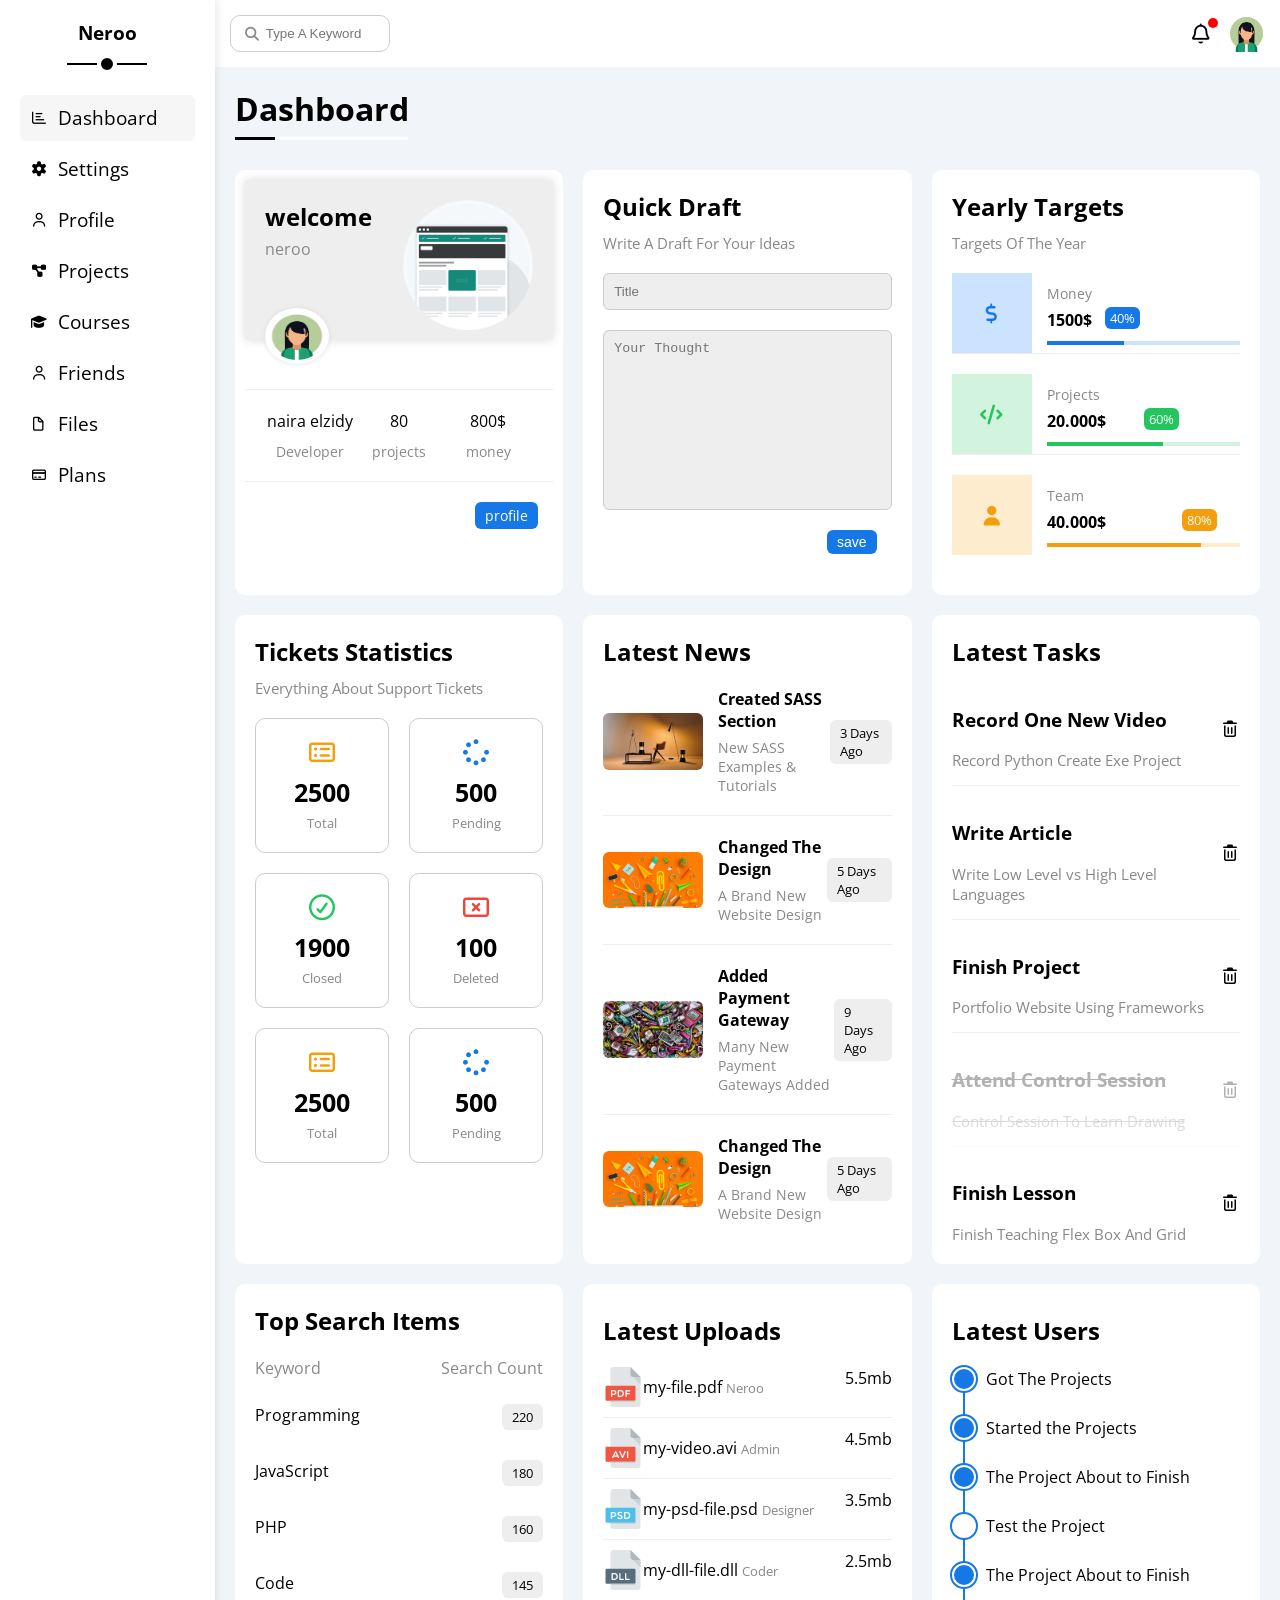
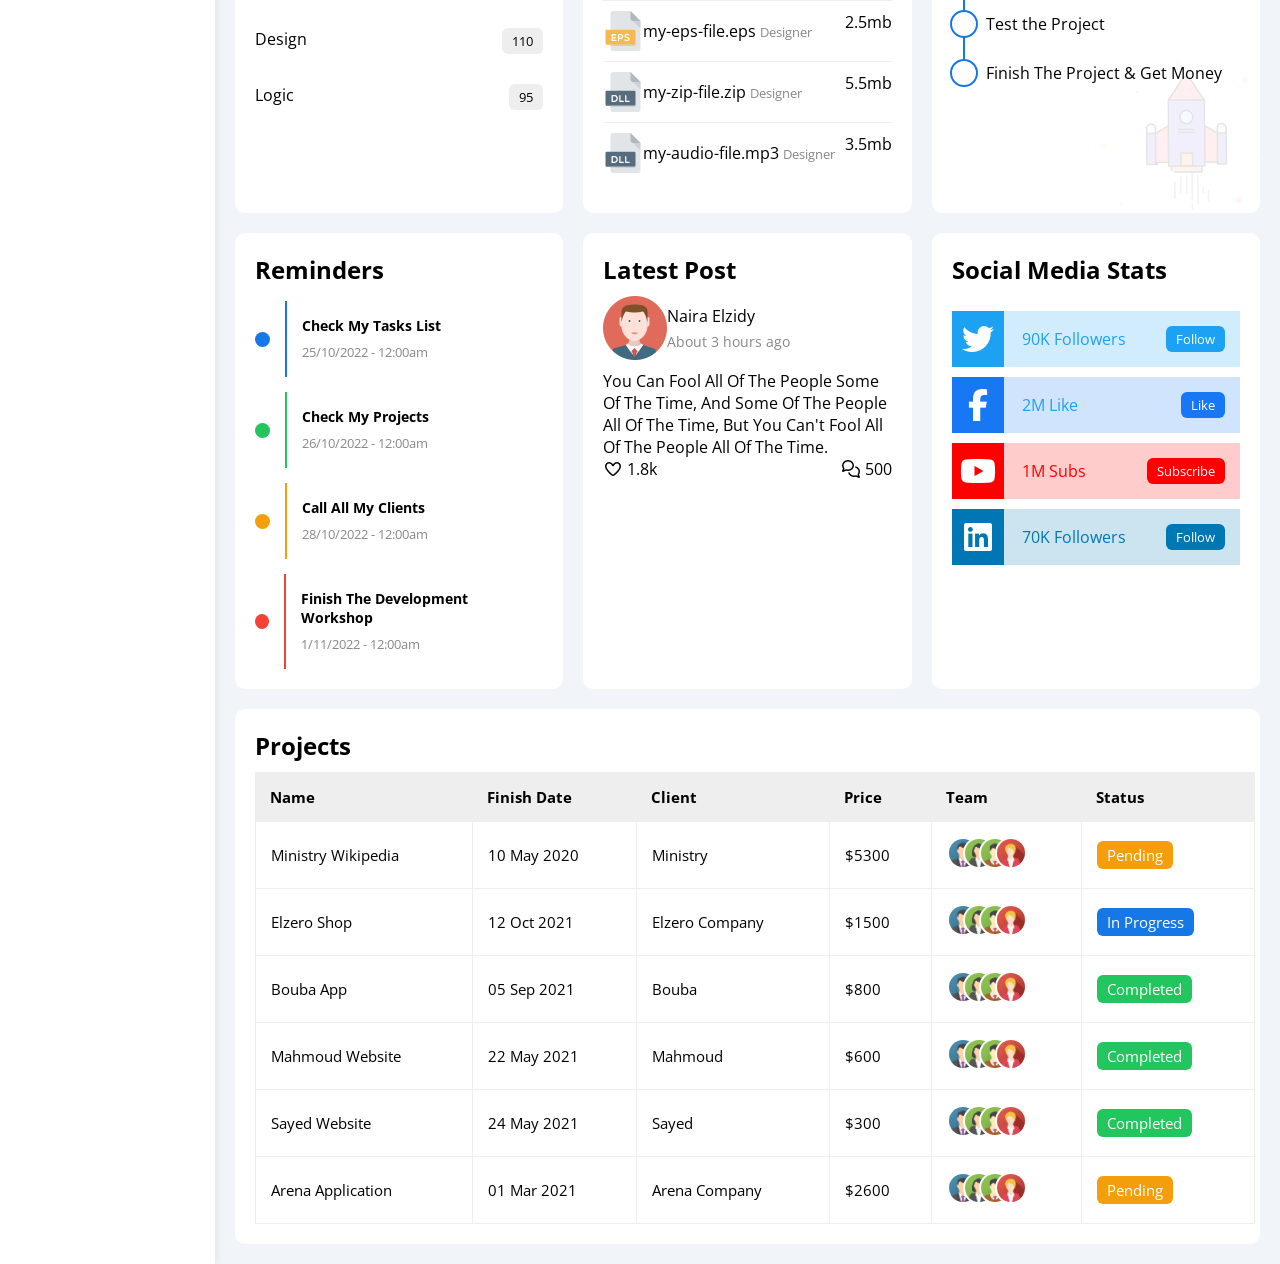
<file: index.html>
<!DOCTYPE html>
<html lang="en">
  <head>
    <meta charset="UTF-8" />
    <meta name="viewport" content="width=device-width, initial-scale=1.0" />
    <title>Dashboard</title>
    <link rel="stylesheet" href="css/framework.css" />
    <link rel="stylesheet" href="css/master.css" />
    <link rel="stylesheet" href="css/all.min.css" />
    <link rel="preconnect" href="https://fonts.googleapis.com" />
    <link rel="preconnect" href="https://fonts.gstatic.com" crossorigin />
    <link
      href="https://fonts.googleapis.com/css2?family=Open+Sans:ital,wght@0,300..800;1,300..800&display=swap"
      rel="stylesheet"
    />
  </head>
  <body>
    <div class="page d-flex">
      <div class="sidebar p-20 p-relative bg-white">
        <h3 class="p-relative mt-0 txt-c">Neroo</h3>
        <ul>
          <li>
            <a
              class="active d-flex align-center c-black rad-6 fs-14 p-10"
              href="index.html"
            >
              <i class="fa-regular fa-chart-bar fa-fw"></i>
              <span>Dashboard</span>
            </a>
          </li>
          <li>
            <a
              class="d-flex align-center c-black rad-6 fs-14 p-10"
              href="settings.html"
            >
              <i class="fa-solid fa-gear fa-fw"></i>
              <span>Settings</span>
            </a>
          </li>
          <li>
            <a
              class="d-flex align-center c-black rad-6 fs-14 p-10"
              href="profile.html"
            >
              <i class="fa-regular fa-user fa-fw"></i>
              <span>Profile</span>
            </a>
          </li>
          <li>
            <a
              class="d-flex align-center c-black rad-6 fs-14 p-10"
              href="projects.html"
            >
              <i class="fa-solid fa-diagram-project fa-fw"></i>
              <span>Projects</span>
            </a>
          </li>
          <li>
            <a
              class="d-flex align-center c-black rad-6 fs-14 p-10"
              href="courses.html"
            >
              <i class="fa-solid fa-graduation-cap fa-fw"></i>
              <span>Courses</span>
            </a>
          </li>
          <li>
            <a
              class="d-flex align-center c-black rad-6 fs-14 p-10"
              href="friends.html"
            >
              <i class="fa-regular fa-user fa-fw"></i>
              <span>Friends</span>
            </a>
          </li>
          <li>
            <a
              class="d-flex align-center c-black rad-6 fs-14 p-10"
              href="files.html"
            >
              <i class="fa-regular fa-file fa-fw"></i>
              <span>Files</span>
            </a>
          </li>
          <li>
            <a
              class="d-flex align-center c-black rad-6 fs-14 p-10"
              href="plans.html"
            >
              <i class="fa-regular fa-credit-card fa-fw"></i>
              <span>Plans</span>
            </a>
          </li>
        </ul>
      </div>
      <div class="content w-full">
        <!-- Start Head -->
        <div class="head p-15 bg-white between-flex">
          <div class="search p-relative">
            <input class="p-10" type="search" placeholder="Type A Keyword" />
          </div>
          <div class="icons d-flex align-center">
            <span class="notification p-relative">
              <i class="fa-regular fa-bell fa-lg"></i>
            </span>
            <img src="imgs/avatar-03.png" alt="" />
          </div>
        </div>
        <!-- End Head -->
        <h1 class="p-relative">Dashboard</h1>
        <div class="wrapper d-grid gap-20">
          <!-- Start Welcome Widget -->
          <div class="welcome bg-white p-10 txt-c-mobile rad-10 block-mobile">
            <div class="intro d-flex p-20 space-between bg-eee">
              <div>
                <h2 class="m-0">welcome</h2>
                <p class="c-grey mt-5">neroo</p>
              </div>
              <img class="hide-mobile" src="imgs/cat-07.png" alt="" />
            </div>
            <img class="avatar" src="imgs/avatar-03.png" ait="" />
            <div class="body txt-c d-flex p-20 mt-20 mb-20 block-mobile">
              <div>
                naira elzidy<span class="d-block c-grey fs-14 mt-10"
                  >Developer</span
                >
              </div>
              <div>
                80<span class="d-block c-grey fs-14 mt-10">projects</span>
              </div>
              <div>
                800$<span class="d-block c-grey fs-14 mt-10">money</span>
              </div>
            </div>
            <a
              class="visit d-block txt-c bg-blue c-white p-10 rad-6 fs-14 w-fit btn-shape"
              href="profile.html"
              >profile
            </a>
          </div>
          <!-- End Welcome Widget -->
          <!-- Start Quick Draft widget -->
          <div class="quick-draft p-20 bg-white rad-10">
            <h2 class="mt-0 mb-10">Quick Draft</h2>
            <p class="mt-0 mb-20 c-grey fs-15">Write A Draft For Your Ideas</p>
            <form action="">
              <input
                class="d-block mb-20 w-full p-10 b-none bg-eee rad-6"
                type="text"
                placeholder="Title"
              />
              <textarea
                class="d-block mb-20 w-full p-10 b-none bg-eee rad-6"
                placeholder="Your Thought"
              ></textarea>
              <input
                class="save d-block txt-c b-none c-white p-10 fs-14 w-fit btn-shape"
                type="submit"
                value="save"
              />
            </form>
          </div>
          <!-- End Quick Draft widget -->
          <!-- Start Targets widget -->
          <div class="targets p-20 bg-white rad-10">
            <h2 class="mt-0 mb-10">Yearly Targets</h2>
            <p class="mt-0 mb-20 c-grey fs-15">Targets Of The Year</p>
            <div class="target-row mb-20 d-flex align-center blue">
              <div class="icon center-flex">
                <i class="fa-solid fa-dollar-sign fa-lg c-blue center-flex"></i>
              </div>
              <div class="details">
                <span class="fs-14 c-grey">Money</span>
                <span class="d-block mt-5 mb-10 fw-bold">1500$</span>
                <div class="progress p-relative">
                  <span class="bg-blue blue" style="width: 40%">
                    <span class="bg-blue">40%</span>
                  </span>
                </div>
              </div>
            </div>
            <div class="target-row mb-20 d-flex align-center green">
              <div class="icon center-flex">
                <i class="fa-solid fa-code fa-lg c-green center-flex"></i>
              </div>
              <div class="details">
                <span class="fs-14 c-grey">Projects</span>
                <span class="d-block mt-5 mb-10 fw-bold">20.000$</span>
                <div class="progress p-relative">
                  <span class="bg-green green" style="width: 60%">
                    <span class="bg-green">60%</span>
                  </span>
                </div>
              </div>
            </div>
            <div class="target-row mb-20 d-flex align-center orange">
              <div class="icon center-flex">
                <i class="fa-solid fa-user fa-lg c-orange center-flex"></i>
              </div>
              <div class="details">
                <span class="fs-14 c-grey">Team</span>
                <span class="d-block mt-5 mb-10 fw-bold">40.000$</span>
                <div class="progress p-relative">
                  <span class="bg-orange orange" style="width: 80%">
                    <span class="bg-orange">80%</span>
                  </span>
                </div>
              </div>
            </div>
          </div>
          <!-- End Targets widget -->
          <!-- Start Tickets widget -->
          <div class="tickets p-20 bg-white rad-10">
            <h2 class="mt-0 mb-10">Tickets Statistics</h2>
            <p class="mt-0 mb-20 c-grey fs-15">
              Everything About Support Tickets
            </p>
            <div class="d-flex gap-20 txt-c f-wrap">
              <div class="box p-20 rad-10 fs-13 c-grey">
                <i
                  class="fa-regular fa-rectangle-list fa-2x mb-10 c-orange"
                ></i>
                <span class="d-block c-black fw-bold fs-25 mb-5">2500</span>
                Total
              </div>
              <div class="box p-20 rad-10 fs-13 c-grey">
                <i class="fa-solid fa-spinner fa-2x mb-10 c-blue"></i>
                <span class="d-block c-black fw-bold fs-25 mb-5">500</span>
                Pending
              </div>
              <div class="box p-20 rad-10 fs-13 c-grey">
                <i class="fa-regular fa-circle-check fa-2x mb-10 c-green"></i>
                <span class="d-block c-black fw-bold fs-25 mb-5">1900</span>
                Closed
              </div>
              <div class="box p-20 rad-10 fs-13 c-grey">
                <i class="fa-regular fa-rectangle-xmark fa-2x mb-10 c-red"></i>
                <span class="d-block c-black fw-bold fs-25 mb-5">100</span>
                Deleted
              </div>
              <div class="box p-20 rad-10 fs-13 c-grey">
                <i
                  class="fa-regular fa-rectangle-list fa-2x mb-10 c-orange"
                ></i>
                <span class="d-block c-black fw-bold fs-25 mb-5">2500</span>
                Total
              </div>
              <div class="box p-20 rad-10 fs-13 c-grey">
                <i class="fa-solid fa-spinner fa-2x mb-10 c-blue"></i>
                <span class="d-block c-black fw-bold fs-25 mb-5">500</span>
                Pending
              </div>
            </div>
          </div>
          <!-- End Tickets widget -->
          <!-- Start Latest News Widget -->
          <div class="latest-news p-20 bg-white rad-10 txt-c-mobile">
            <h2 class="mt-0 mb-20">Latest News</h2>
            <div class="news-row d-flex align-center">
              <img decoding="async" src="imgs/news-01.png" alt="" />
              <div class="info">
                <h3>Created SASS Section</h3>
                <p class="m-0 fs-14 c-grey">New SASS Examples & Tutorials</p>
              </div>
              <div class="btn-shape bg-eee fs-13 label">3 Days Ago</div>
            </div>
            <div class="news-row d-flex align-center">
              <img decoding="async" src="imgs/news-02.png" alt="" />
              <div class="info">
                <h3>Changed The Design</h3>
                <p class="m-0 fs-14 c-grey">A Brand New Website Design</p>
              </div>
              <div class="btn-shape bg-eee fs-13 label">5 Days Ago</div>
            </div>
            <div class="news-row d-flex align-center">
              <img decoding="async" src="imgs/news-04.png" alt="" />
              <div class="info">
                <h3>Added Payment Gateway</h3>
                <p class="m-0 fs-14 c-grey">Many New Payment Gateways Added</p>
              </div>
              <div class="btn-shape bg-eee fs-13 label">9 Days Ago</div>
            </div>
            <div class="news-row d-flex align-center">
              <img decoding="async" src="imgs/news-02.png" alt="" />
              <div class="info">
                <h3>Changed The Design</h3>
                <p class="m-0 fs-14 c-grey">A Brand New Website Design</p>
              </div>
              <div class="btn-shape bg-eee fs-13 label">5 Days Ago</div>
            </div>
          </div>
          <!-- End Latest News Widget -->
          <!-- Start Tasks Widget -->
          <div class="tasks p-20 bg-white rad-10">
            <h2 class="mt-0 mb-20">Latest Tasks</h2>
            <div class="task-row d-flex align-center between-flex">
              <div class="info">
                <h3>Record One New Video</h3>
                <p class="m-0 fs-15 c-grey">Record Python Create Exe Project</p>
              </div>
              <i class="fa-regular fa-trash-can delete"></i>
            </div>
            <div class="task-row d-flex align-center between-flex">
              <div class="info">
                <h3>Write Article</h3>
                <p class="m-0 fs-15 c-grey">
                  Write Low Level vs High Level Languages
                </p>
              </div>
              <i class="fa-regular fa-trash-can delete"></i>
            </div>
            <div class="task-row d-flex align-center between-flex">
              <div class="info">
                <h3>Finish Project</h3>
                <p class="m-0 fs-15 c-grey">
                  Portfolio Website Using Frameworks
                </p>
              </div>
              <i class="fa-regular fa-trash-can delete"></i>
            </div>
            <div class="task-row d-flex align-center between-flex done">
              <div class="info">
                <h3>Attend Control Session</h3>
                <p class="m-0 fs-15 c-grey">Control Session To Learn Drawing</p>
              </div>
              <i class="fa-regular fa-trash-can delete"></i>
            </div>
            <div class="task-row d-flex align-center between-flex">
              <div class="info">
                <h3>Finish Lesson</h3>
                <p class="m-0 fs-15 c-grey">
                  Finish Teaching Flex Box And Grid
                </p>
              </div>
              <i class="fa-regular fa-trash-can delete"></i>
            </div>
          </div>
          <!-- End Tasks Widget -->
          <!-- Start Top Search Word Widget -->
          <div class="search-items p-20 bg-white rad-10">
            <h2 class="mt-0 mb-20">Top Search Items</h2>
            <div class="items-head d-flex space-between c-grey mb-10">
              <div>Keyword</div>
              <div>Search Count</div>
            </div>
            <div class="items d-flex space-between pt-15 pb-15">
              <span>Programming</span>
              <span class="bg-eee fs-13 btn-shape">220</span>
            </div>
            <div class="items d-flex space-between pt-15 pb-15">
              <span>JavaScript</span>
              <span class="bg-eee btn-shape fs-13">180</span>
            </div>
            <div class="items d-flex space-between pt-15 pb-15">
              <span>PHP</span>
              <span class="bg-eee btn-shape fs-13">160</span>
            </div>
            <div class="items d-flex space-between pt-15 pb-15">
              <span>Code</span>
              <span class="bg-eee btn-shape fs-13">145</span>
            </div>
            <div class="items d-flex space-between pt-15 pb-15">
              <span>Design</span>
              <span class="bg-eee btn-shape fs-13">110</span>
            </div>
            <div class="items d-flex space-between pt-15 pb-15">
              <span>Logic</span>
              <span class="bg-eee btn-shape fs-13">95</span>
            </div>
          </div>
          <!-- End Top Search Word Widget -->
          <!-- Start Latest Uploads Widget -->
          <div class="latest-uploads bg-white p-20 rad-10">
            <h2 class="mt-0 mt-10">Latest Uploads</h2>
            <ul class="m-0">
              <li class="d-flex space-between pb-10 mb-10">
                <div class="d-flex align-center">
                  <img decoding="async" src="imgs/pdf.svg" alt="" />
                  <div class="info">
                    <span class="m-0">my-file.pdf</span>
                    <span class="m-0 fs-13 c-grey">Neroo</span>
                  </div>
                </div>
                <div class="size">5.5mb</div>
              </li>
              <li class="d-flex space-between pb-10 mb-10">
                <div class="d-flex align-center">
                  <img decoding="async" src="imgs/avi.svg" alt="" />
                  <div class="info">
                    <span class="m-0">my-video.avi</span>
                    <span class="m-0 fs-13 c-grey">Admin</span>
                  </div>
                </div>
                <div class="size">4.5mb</div>
              </li>
              <li class="d-flex space-between pb-10 mb-10">
                <div class="d-flex align-center">
                  <img decoding="async" src="imgs/psd.svg" alt="" />
                  <div class="info">
                    <span class="m-0">my-psd-file.psd</span>
                    <span class="m-0 fs-13 c-grey">Designer</span>
                  </div>
                </div>
                <div class="size">3.5mb</div>
              </li>
              <li class="d-flex space-between pb-10 mb-10">
                <div class="d-flex align-center">
                  <img decoding="async" src="imgs/dll.svg" alt="" />
                  <div class="info">
                    <span class="m-0">my-dll-file.dll</span>
                    <span class="m-0 fs-13 c-grey">Coder</span>
                  </div>
                </div>
                <div class="size">2.5mb</div>
              </li>
              <li class="d-flex space-between pb-10 mb-10">
                <div class="d-flex align-center">
                  <img decoding="async" src="imgs/eps.svg" alt="" />
                  <div class="info">
                    <span class="m-0">my-eps-file.eps</span>
                    <span class="m-0 fs-13 c-grey">Designer</span>
                  </div>
                </div>
                <div class="size">2.5mb</div>
              </li>
              <li class="d-flex space-between pb-10 mb-10">
                <div class="d-flex align-center">
                  <img decoding="async" src="imgs/dll.svg" alt="" />
                  <div class="info">
                    <span class="m-0">my-zip-file.zip</span>
                    <span class="m-0 fs-13 c-grey">Designer</span>
                  </div>
                </div>
                <div class="size">5.5mb</div>
              </li>
              <li class="d-flex space-between pb-10 mb-10">
                <div class="d-flex align-center">
                  <img decoding="async" src="imgs/dll.svg" alt="" />
                  <div class="info">
                    <span class="m-0">my-audio-file.mp3</span>
                    <span class="m-0 fs-13 c-grey">Designer</span>
                  </div>
                </div>
                <div class="size">3.5mb</div>
              </li>
            </ul>
          </div>
          <!-- End Latest Uploads Widget -->
          <!-- Start Latest Users Widget -->
          <div class="last-projects bg-white p-20 rad-10 p-relative">
            <h2 class="mt-0 mt-10">Latest Users</h2>
            <ul class="m-0 p-relative">
              <li class="d-flex align-center mb-25 done">Got The Projects</li>
              <li class="d-flex align-center mb-25 done">
                Started the Projects
              </li>
              <li class="d-flex align-center mb-25 done">
                The Project About to Finish
              </li>
              <li class="d-flex align-center mb-25 current">
                Test the Project
              </li>
              <li class="d-flex align-center mb-25 done">
                The Project About to Finish
              </li>
              <li class="d-flex align-center mb-25 current">
                Test the Project
              </li>
              <li class="d-flex align-center mb-25">
                Finish The Project & Get Money
              </li>
            </ul>
            <img
              class="launch-icon hide-mobile"
              decoding="async"
              src="imgs/project.png"
              alt=""
            />
          </div>
          <!-- End Latest Users Widget -->
          <!-- Start Reminders Widget -->
          <div class="remainders bg-white p-20 rad-10 p-relative">
            <h2 class="mt-0 mb-10">Reminders</h2>
            <ul class="m-0">
              <li class="d-flex align-center mt-15">
                <span class="key mr-15 bg-blue d-block rad-half"></span>
                <div class="p-15 blue">
                  <p class="mt-0 mb-5 fw-bold fs-14">Check My Tasks List</p>
                  <span class="fs-13 c-grey">25/10/2022 - 12:00am</span>
                </div>
              </li>
              <li class="d-flex align-center mt-15">
                <span class="key mr-15 bg-green d-block rad-half"></span>
                <div class="p-15 green">
                  <p class="mt-0 mb-5 fw-bold fs-14">Check My Projects</p>
                  <span class="fs-13 c-grey">26/10/2022 - 12:00am</span>
                </div>
              </li>
              <li class="d-flex align-center mt-15">
                <span class="key mr-15 bg-orange d-block rad-half"></span>
                <div class="p-15 orange">
                  <p class="mt-0 mb-5 fw-bold fs-14">Call All My Clients</p>
                  <span class="fs-13 c-grey">28/10/2022 - 12:00am</span>
                </div>
              </li>
              <li class="d-flex align-center mt-15">
                <span class="key mr-15 bg-red d-block rad-half"></span>
                <div class="p-15 red">
                  <p class="mt-0 mb-5 fw-bold fs-14">
                    Finish The Development Workshop
                  </p>
                  <span class="fs-13 c-grey">1/11/2022 - 12:00am</span>
                </div>
              </li>
            </ul>
          </div>
          <!-- End Reminders Widget -->
          <!-- Start Latest Post Widget -->
          <div class="latest-post bg-white p-20 rad-10">
            <h2 class="mt-0 mb-10">Latest Post</h2>
            <div class="top d-flex align-center mb-10">
              <img
                class="avatar"
                decoding="async"
                src="imgs/avatar.png"
                alt=""
              />
              <div class="info">
                <span class="d-block mb-5">Naira Elzidy</span>
                <span class="d-block c-grey fs-14">About 3 hours ago</span>
              </div>
            </div>
            <div class="post-content txt-c-mobile">
              <p class="m-0">
                You Can Fool All Of The People Some Of The Time, And Some Of The
                People All Of The Time, But You Can't Fool All Of The People All
                Of The Time.
              </p>
            </div>
            <div class="post-stats d-flex between-flex txt-c-mobile">
              <div class="stat">
                <i class="fa-regular fa-heart"></i>
                <span>1.8k</span>
              </div>
              <div class="stat">
                <i class="fa-regular fa-comments"></i>
                <span>500</span>
              </div>
            </div>
          </div>
          <!-- End Latest Post Widget -->
          <!-- Start Social Media Widget -->
          <div class="social-media p-20 bg-white rad-10 p-relative">
            <h2 class="mt-0 mb-25">Social Media Stats</h2>
            <div class="box twitter p-15 p-relative mb-10 between-flex">
              <i
                class="fa-brands fa-twitter fa-2x c-white h-full center-flex"
              ></i>
              <span>90K Followers</span>
              <a class="fs-13 c-white btn-shape" href="#">Follow</a>
            </div>
            <div class="box facebook p-15 p-relative mb-10 between-flex">
              <i
                class="fa-brands fa-facebook-f fa-2x c-white h-full center-flex"
              ></i>
              <span>2M Like</span>
              <a class="fs-13 c-white btn-shape" href="#">Like</a>
            </div>
            <div class="box youtube p-15 p-relative mb-10 between-flex">
              <i
                class="fa-brands fa-youtube fa-2x c-white h-full center-flex"
              ></i>
              <span>1M Subs</span>
              <a class="fs-13 c-white btn-shape" href="#">Subscribe</a>
            </div>
            <div class="box linkedin p-15 p-relative mb-10 between-flex">
              <i
                class="fa-brands fa-linkedin fa-2x c-white h-full center-flex"
              ></i>
              <span>70K Followers</span>
              <a class="fs-13 c-white btn-shape" href="#">Follow</a>
            </div>
          </div>
          <!-- End Social Media Widget -->
        </div>
        <!-- start projects table -->
        <div class="projects p-20 bg-white rad-10 m-20">
          <h2 class="mt-0 mb-10">Projects</h2>
          <div class="responsive-table">
            <table class="fs-15 w-full">
              <thead>
                <tr>
                  <td>Name</td>
                  <td>Finish Date</td>
                  <td>Client</td>
                  <td>Price</td>
                  <td>Team</td>
                  <td>Status</td>
                </tr>
              </thead>
              <tbody>
                <tr>
                  <td>Ministry Wikipedia</td>
                  <td>10 May 2020</td>
                  <td>Ministry</td>
                  <td>$5300</td>
                  <td>
                    <img decoding="async" src="imgs/team-01.png" alt="" />
                    <img decoding="async" src="imgs/team-02.png" alt="" />
                    <img decoding="async" src="imgs/team-03.png" alt="" />
                    <img decoding="async" src="imgs/team-04.png" alt="" />
                  </td>
                  <td>
                    <span class="label bg-orange btn-shape c-white"
                      >Pending</span
                    >
                  </td>
                </tr>
                <tr>
                  <td>Elzero Shop</td>
                  <td>12 Oct 2021</td>
                  <td>Elzero Company</td>
                  <td>$1500</td>
                  <td>
                    <img decoding="async" src="imgs/team-01.png" alt="" />
                    <img decoding="async" src="imgs/team-02.png" alt="" />
                    <img decoding="async" src="imgs/team-03.png" alt="" />
                    <img decoding="async" src="imgs/team-04.png" alt="" />
                  </td>
                  <td>
                    <span class="label bg-blue btn-shape c-white"
                      >In Progress</span
                    >
                  </td>
                </tr>
                <tr>
                  <td>Bouba App</td>
                  <td>05 Sep 2021</td>
                  <td>Bouba</td>
                  <td>$800</td>
                  <td>
                    <img decoding="async" src="imgs/team-01.png" alt="" />
                    <img decoding="async" src="imgs/team-02.png" alt="" />
                    <img decoding="async" src="imgs/team-03.png" alt="" />
                    <img decoding="async" src="imgs/team-04.png" alt="" />
                  </td>
                  <td>
                    <span class="label bg-green btn-shape c-white"
                      >Completed</span
                    >
                  </td>
                </tr>
                <tr>
                  <td>Mahmoud Website</td>
                  <td>22 May 2021</td>
                  <td>Mahmoud</td>
                  <td>$600</td>
                  <td>
                    <img decoding="async" src="imgs/team-01.png" alt="" />
                    <img decoding="async" src="imgs/team-02.png" alt="" />
                    <img decoding="async" src="imgs/team-03.png" alt="" />
                    <img decoding="async" src="imgs/team-04.png" alt="" />
                  </td>
                  <td>
                    <span class="label bg-green btn-shape c-white"
                      >Completed</span
                    >
                  </td>
                </tr>
                <tr>
                  <td>Sayed Website</td>
                  <td>24 May 2021</td>
                  <td>Sayed</td>
                  <td>$300</td>
                  <td>
                    <img decoding="async" src="imgs/team-01.png" alt="" />
                    <img decoding="async" src="imgs/team-02.png" alt="" />
                    <img decoding="async" src="imgs/team-03.png" alt="" />
                    <img decoding="async" src="imgs/team-04.png" alt="" />
                  </td>
                  <td>
                    <span class="label bg-green btn-shape c-white"
                      >Completed</span
                    >
                  </td>
                </tr>
                <tr>
                  <td>Arena Application</td>
                  <td>01 Mar 2021</td>
                  <td>Arena Company</td>
                  <td>$2600</td>
                  <td>
                    <img decoding="async" src="imgs/team-01.png" alt="" />
                    <img decoding="async" src="imgs/team-02.png" alt="" />
                    <img decoding="async" src="imgs/team-03.png" alt="" />
                    <img decoding="async" src="imgs/team-04.png" alt="" />
                  </td>
                  <td>
                    <span class="label bg-orange btn-shape c-white"
                      >Pending</span
                    >
                  </td>
                </tr>
              </tbody>
            </table>
          </div>
        </div>
        <!-- end projects table -->
      </div>
    </div>
  </body>
</html>
</file>
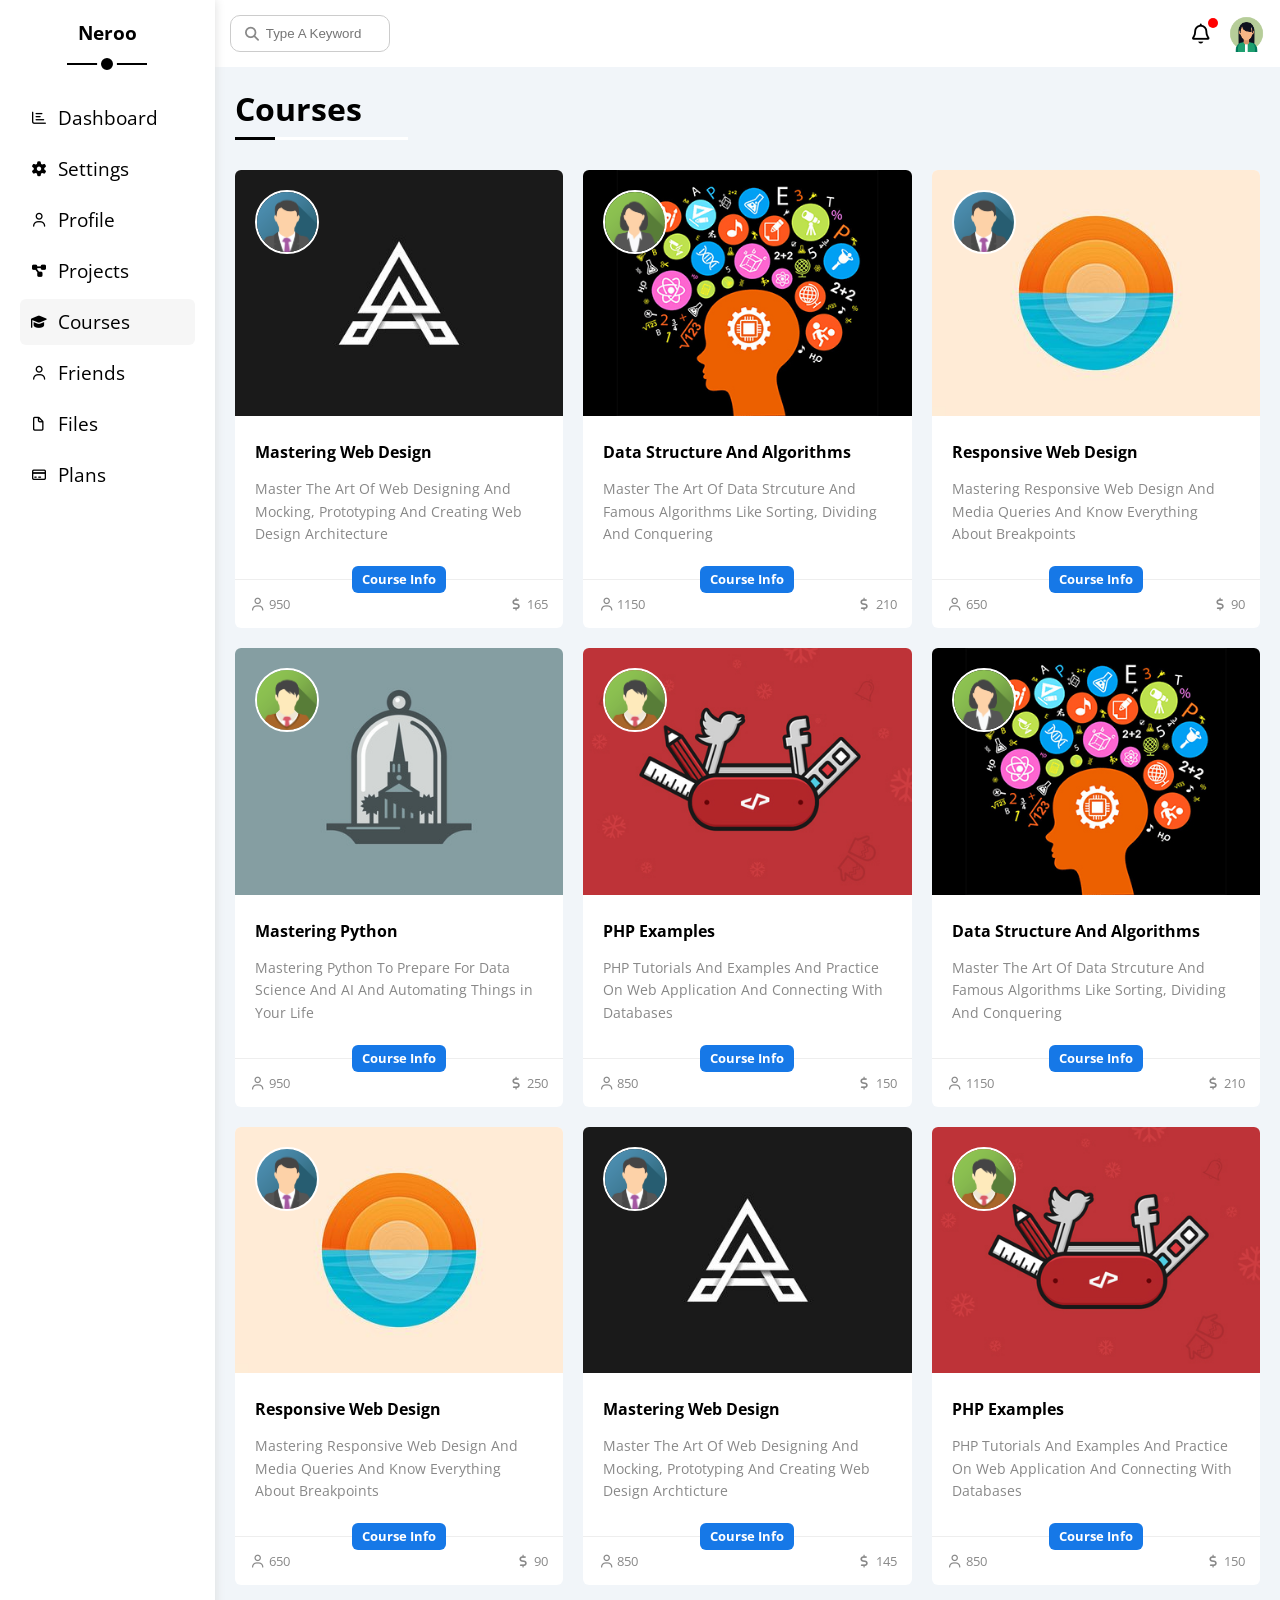
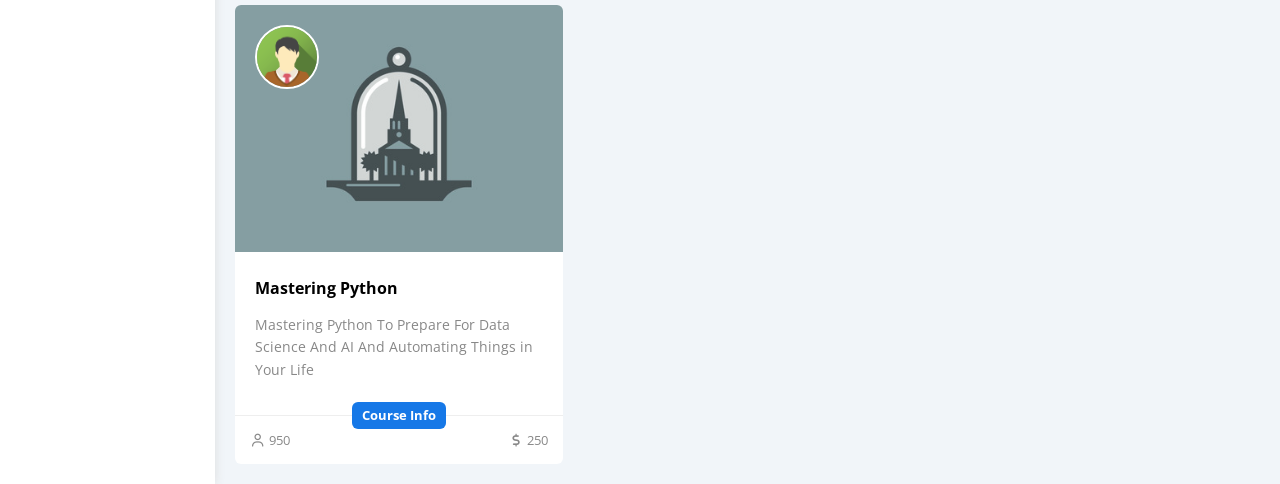
<file: courses.html>
<!DOCTYPE html>
<html lang="en">
  <head>
    <meta charset="UTF-8" />
    <meta name="viewport" content="width=device-width, initial-scale=1.0" />
    <title>Courses</title>
    <link rel="stylesheet" href="css/framework.css" />
    <link rel="stylesheet" href="css/master.css" />
    <link rel="stylesheet" href="css/all.min.css" />
    <link rel="preconnect" href="https://fonts.googleapis.com" />
    <link rel="preconnect" href="https://fonts.gstatic.com" crossorigin />
    <link
      href="https://fonts.googleapis.com/css2?family=Open+Sans:ital,wght@0,300..800;1,300..800&display=swap"
      rel="stylesheet"
    />
  </head>
  <body>
    <div class="page d-flex">
      <div class="sidebar p-20 p-relative bg-white">
        <h3 class="p-relative mt-0 txt-c">Neroo</h3>
        <ul>
          <li>
            <a
              class="d-flex align-center c-black rad-6 fs-14 p-10"
              href="index.html"
            >
              <i class="fa-regular fa-chart-bar fa-fw"></i>
              <span>Dashboard</span>
            </a>
          </li>
          <li>
            <a
              class="d-flex align-center c-black rad-6 fs-14 p-10"
              href="settings.html"
            >
              <i class="fa-solid fa-gear fa-fw"></i>
              <span>Settings</span>
            </a>
          </li>
          <li>
            <a
              class="d-flex align-center c-black rad-6 fs-14 p-10"
              href="profile.html"
            >
              <i class="fa-regular fa-user fa-fw"></i>
              <span>Profile</span>
            </a>
          </li>
          <li>
            <a
              class=" d-flex align-center c-black rad-6 fs-14 p-10"
              href="projects.html"
            >
              <i class="fa-solid fa-diagram-project fa-fw"></i>
              <span>Projects</span>
            </a>
          </li>
          <li>
            <a
              class="active d-flex align-center c-black rad-6 fs-14 p-10"
              href="courses.html"
            >
              <i class="fa-solid fa-graduation-cap fa-fw"></i>
              <span>Courses</span>
            </a>
          </li>
          <li>
            <a
              class="d-flex align-center c-black rad-6 fs-14 p-10"
              href="friends.html"
            >
              <i class="fa-regular fa-user fa-fw"></i>
              <span>Friends</span>
            </a>
          </li>
          <li>
            <a
              class="d-flex align-center c-black rad-6 fs-14 p-10"
              href="files.html"
            >
              <i class="fa-regular fa-file fa-fw"></i>
              <span>Files</span>
            </a>
          </li>
          <li>
            <a
              class="d-flex align-center c-black rad-6 fs-14 p-10"
              href="plans.html"
            >
              <i class="fa-regular fa-credit-card fa-fw"></i>
              <span>Plans</span>
            </a>
          </li>
        </ul>
      </div>
      <div class="content w-full">
        <!-- Start Head -->
        <div class="head p-15 bg-white between-flex">
          <div class="search p-relative">
            <input class="p-10" type="search" placeholder="Type A Keyword" />
          </div>
          <div class="icons d-flex align-center">
            <span class="notification p-relative">
              <i class="fa-regular fa-bell fa-lg"></i>
            </span>
            <img src="imgs/avatar-03.png" alt="" />
          </div>
        </div>
        <!-- End Head -->
         <!-- Start Courses -->
            <h1 class="p-relative">Courses</h1>
            <div class="courses-page d-grid gap-20 m-20">
              <div class="course bg-white rad-6 p-relative">
            <img decoding="async" class="cover" src="imgs/course-01.jpg" alt="" />
            <img decoding="async" class="instructor" src="imgs/team-01.png" alt="" />
            <div class="p-20">
              <h4 class="m-0">Mastering Web Design</h4>
              <p class="description c-grey mt-15 fs-14">
                Master The Art Of Web Designing And Mocking, Prototyping And Creating Web Design Architecture
              </p>
            </div>
            <div class="info p-15 p-relative between-flex">
              <span class="title bg-blue c-white btn-shape">Course Info</span>
              <span class="c-grey">
                <i class="fa-regular fa-user"></i>
                950
              </span>
              <span class="c-grey">
                <i class="fa-solid fa-dollar-sign"></i>
                165
              </span>
            </div>
          </div>
          <div class="course bg-white rad-6 p-relative">
            <img decoding="async" class="cover" src="imgs/course-02.jpg" alt="" />
            <img decoding="async" class="instructor" src="imgs/team-02.png" alt="" />
            <div class="p-20">
              <h4 class="m-0">Data Structure And Algorithms</h4>
              <p class="description c-grey mt-15 fs-14">
                Master The Art Of Data Strcuture And Famous Algorithms Like Sorting, Dividing And Conquering
              </p>
            </div>
            <div class="info p-15 p-relative between-flex">
              <span class="title bg-blue c-white btn-shape">Course Info</span>
              <span class="c-grey"> <i class="fa-regular fa-user"></i> 1150</span>
              <span class="c-grey"><i class="fa-solid fa-dollar-sign"></i> 210</span>
            </div>
          </div>
          <div class="course bg-white rad-6 p-relative">
            <img decoding="async" class="cover" src="imgs/course-03.jpg" alt="" />
            <img decoding="async" class="instructor" src="imgs/team-01.png" alt="" />
            <div class="p-20">
              <h4 class="m-0">Responsive Web Design</h4>
              <p class="description c-grey mt-15 fs-14">
                Mastering Responsive Web Design And Media Queries And Know Everything About Breakpoints
              </p>
            </div>
            <div class="info p-15 p-relative between-flex">
              <span class="title bg-blue c-white btn-shape">Course Info</span>
              <span class="c-grey"> <i class="fa-regular fa-user"></i> 650</span>
              <span class="c-grey"><i class="fa-solid fa-dollar-sign"></i> 90</span>
            </div>
          </div>
          <div class="course bg-white rad-6 p-relative">
            <img decoding="async" class="cover" src="imgs/course-04.jpg" alt="" />
            <img decoding="async" class="instructor" src="imgs/team-03.png" alt="" />
            <div class="p-20">
              <h4 class="m-0">Mastering Python</h4>
              <p class="description c-grey mt-15 fs-14">
                Mastering Python To Prepare For Data Science And AI And Automating Things in Your Life
              </p>
            </div>
            <div class="info p-15 p-relative between-flex">
              <span class="title bg-blue c-white btn-shape">Course Info</span>
              <span class="c-grey"> <i class="fa-regular fa-user"></i> 950</span>
              <span class="c-grey"><i class="fa-solid fa-dollar-sign"></i> 250</span>
            </div>
          </div>
          <div class="course bg-white rad-6 p-relative">
            <img decoding="async" class="cover" src="imgs/course-05.jpg" alt="" />
            <img decoding="async" class="instructor" src="imgs/team-03.png" alt="" />
            <div class="p-20">
              <h4 class="m-0">PHP Examples</h4>
              <p class="description c-grey mt-15 fs-14">
                PHP Tutorials And Examples And Practice On Web Application And Connecting With Databases
              </p>
            </div>
            <div class="info p-15 p-relative between-flex">
              <span class="title bg-blue c-white btn-shape">Course Info</span>
              <span class="c-grey"> <i class="fa-regular fa-user"></i> 850</span>
              <span class="c-grey"><i class="fa-solid fa-dollar-sign"></i> 150</span>
            </div>
          </div>
          <div class="course bg-white rad-6 p-relative">
            <img decoding="async" class="cover" src="imgs/course-02.jpg" alt="" />
            <img decoding="async" class="instructor" src="imgs/team-02.png" alt="" />
            <div class="p-20">
              <h4 class="m-0">Data Structure And Algorithms</h4>
              <p class="description c-grey mt-15 fs-14">
                Master The Art Of Data Strcuture And Famous Algorithms Like Sorting, Dividing And Conquering
              </p>
            </div>
            <div class="info p-15 p-relative between-flex">
              <span class="title bg-blue c-white btn-shape">Course Info</span>
              <span class="c-grey"> <i class="fa-regular fa-user"></i> 1150</span>
              <span class="c-grey"><i class="fa-solid fa-dollar-sign"></i> 210</span>
            </div>
          </div>
          <div class="course bg-white rad-6 p-relative">
            <img decoding="async" class="cover" src="imgs/course-03.jpg" alt="" />
            <img decoding="async" class="instructor" src="imgs/team-01.png" alt="" />
            <div class="p-20">
              <h4 class="m-0">Responsive Web Design</h4>
              <p class="description c-grey mt-15 fs-14">
                Mastering Responsive Web Design And Media Queries And Know Everything About Breakpoints
              </p>
            </div>
            <div class="info p-15 p-relative between-flex">
              <span class="title bg-blue c-white btn-shape">Course Info</span>
              <span class="c-grey"> <i class="fa-regular fa-user"></i> 650</span>
              <span class="c-grey"><i class="fa-solid fa-dollar-sign"></i> 90</span>
            </div>
          </div>
          <div class="course bg-white rad-6 p-relative">
            <img decoding="async" class="cover" src="imgs/course-01.jpg" alt="" />
            <img decoding="async" class="instructor" src="imgs/team-01.png" alt="" />
            <div class="p-20">
              <h4 class="m-0">Mastering Web Design</h4>
              <p class="description c-grey mt-15 fs-14">
                Master The Art Of Web Designing And Mocking, Prototyping And Creating Web Design Archticture
              </p>
            </div>
            <div class="info p-15 p-relative between-flex">
              <span class="title bg-blue c-white btn-shape">Course Info</span>
              <span class="c-grey"> <i class="fa-regular fa-user"></i> 850</span>
              <span class="c-grey"><i class="fa-solid fa-dollar-sign"></i> 145</span>
            </div>
          </div>
          <div class="course bg-white rad-6 p-relative">
            <img decoding="async" class="cover" src="imgs/course-05.jpg" alt="" />
            <img decoding="async" class="instructor" src="imgs/team-03.png" alt="" />
            <div class="p-20">
              <h4 class="m-0">PHP Examples</h4>
              <p class="description c-grey mt-15 fs-14">
                PHP Tutorials And Examples And Practice On Web Application And Connecting With Databases
              </p>
            </div>
            <div class="info p-15 p-relative between-flex">
              <span class="title bg-blue c-white btn-shape">Course Info</span>
              <span class="c-grey"> <i class="fa-regular fa-user"></i> 850</span>
              <span class="c-grey"><i class="fa-solid fa-dollar-sign"></i> 150</span>
            </div>
          </div>
          <div class="course bg-white rad-6 p-relative">
            <img decoding="async" class="cover" src="imgs/course-04.jpg" alt="" />
            <img decoding="async" class="instructor" src="imgs/team-03.png" alt="" />
            <div class="p-20">
              <h4 class="m-0">Mastering Python</h4>
              <p class="description c-grey mt-15 fs-14">
                Mastering Python To Prepare For Data Science And AI And Automating Things in Your Life
              </p>
            </div>
            <div class="info p-15 p-relative between-flex">
              <span class="title bg-blue c-white btn-shape">Course Info</span>
              <span class="c-grey"> <i class="fa-regular fa-user"></i> 950</span>
              <span class="c-grey"><i class="fa-solid fa-dollar-sign"></i> 250</span>
            </div>
          </div>
               
                
            </div>
       <!-- End Courses -->
    </div>
  </body>
</html>
</file>
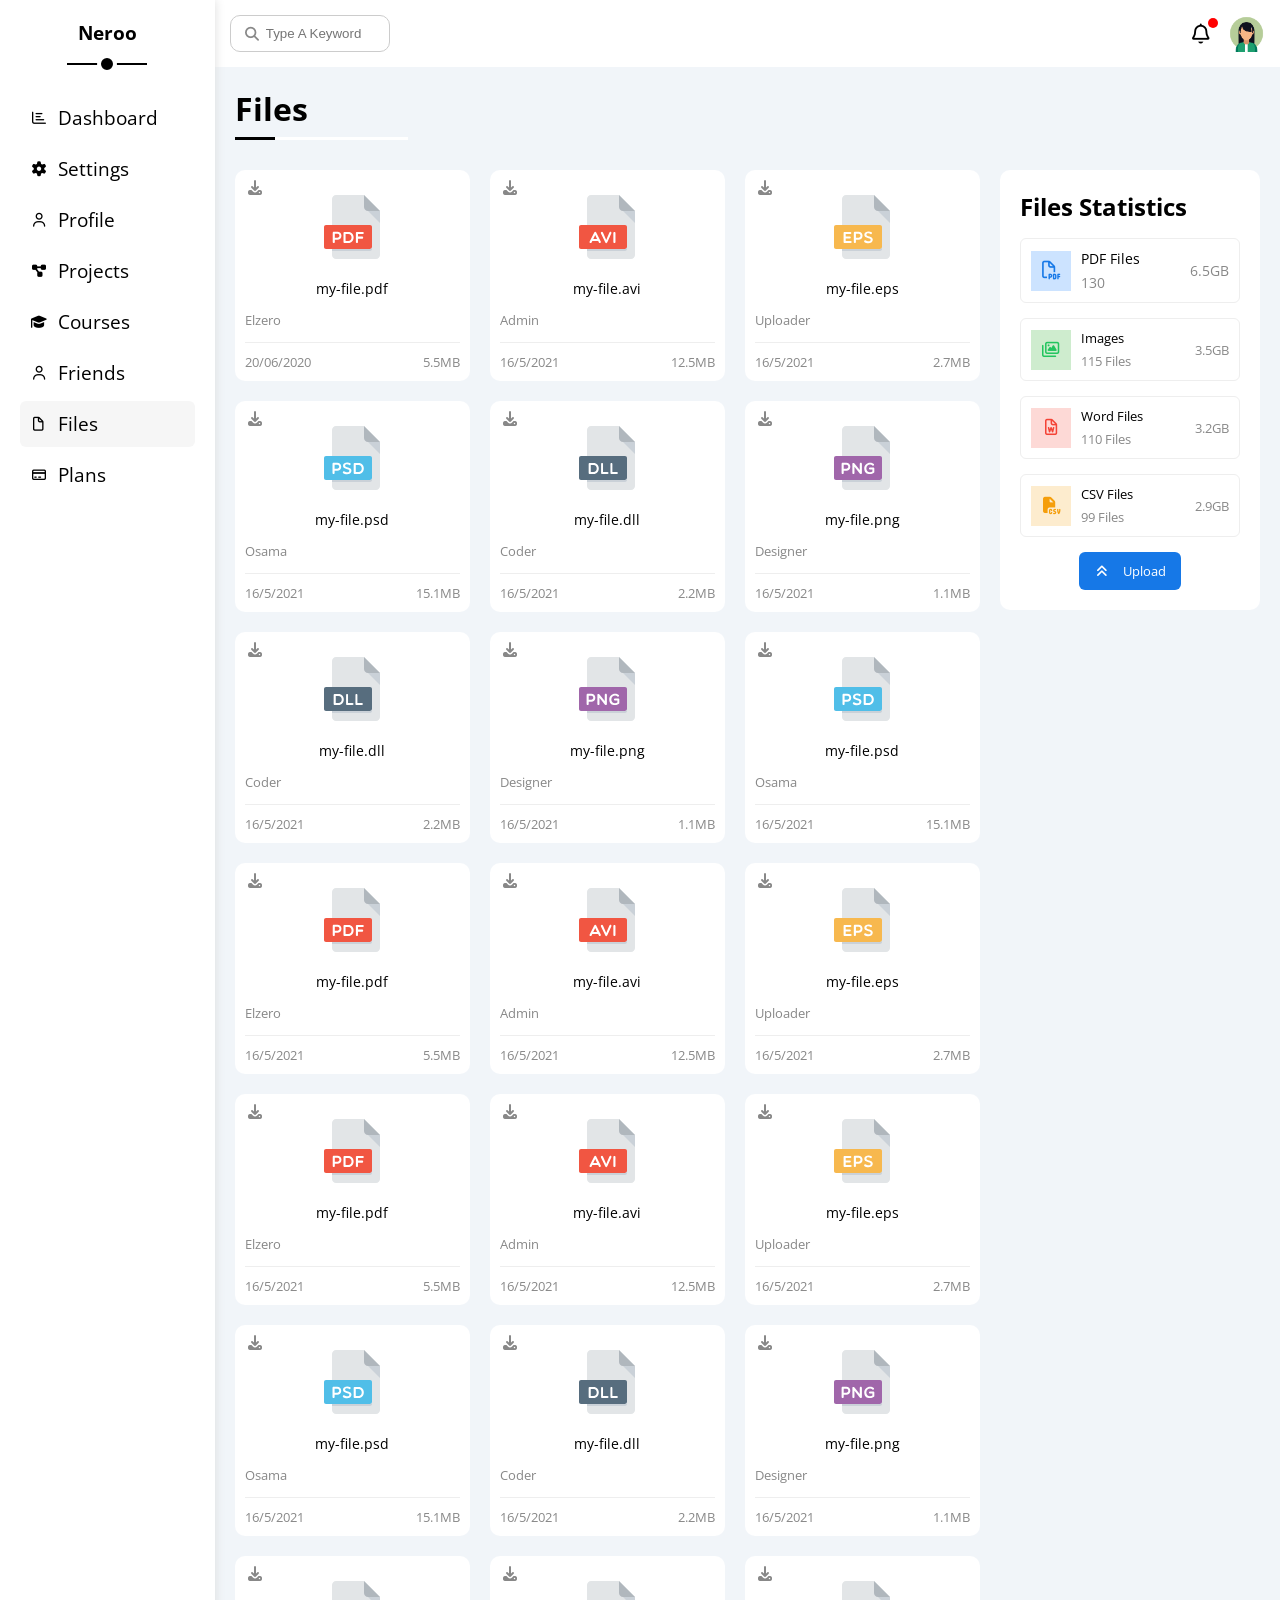
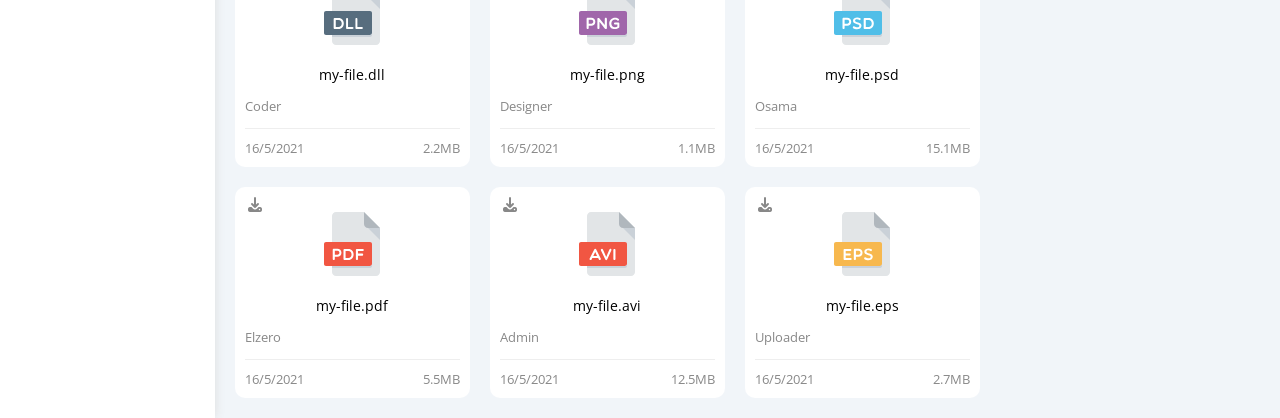
<file: files.html>
<!DOCTYPE html>
<html lang="en">
  <head>
    <meta charset="UTF-8" />
    <meta name="viewport" content="width=device-width, initial-scale=1.0" />
    <title>Files</title>
    <link rel="stylesheet" href="css/framework.css" />
    <link rel="stylesheet" href="css/master.css" />
    <link rel="stylesheet" href="css/all.min.css" />
    <link rel="preconnect" href="https://fonts.googleapis.com" />
    <link rel="preconnect" href="https://fonts.gstatic.com" crossorigin />
    <link
      href="https://fonts.googleapis.com/css2?family=Open+Sans:ital,wght@0,300..800;1,300..800&display=swap"
      rel="stylesheet"
    />
  </head>
  <body>
    <div class="page d-flex">
      <div class="sidebar p-20 p-relative bg-white">
        <h3 class="p-relative mt-0 txt-c">Neroo</h3>
        <ul>
          <li>
            <a
              class="d-flex align-center c-black rad-6 fs-14 p-10"
              href="index.html"
            >
              <i class="fa-regular fa-chart-bar fa-fw"></i>
              <span>Dashboard</span>
            </a>
          </li>
          <li>
            <a
              class="d-flex align-center c-black rad-6 fs-14 p-10"
              href="settings.html"
            >
              <i class="fa-solid fa-gear fa-fw"></i>
              <span>Settings</span>
            </a>
          </li>
          <li>
            <a
              class="d-flex align-center c-black rad-6 fs-14 p-10"
              href="profile.html"
            >
              <i class="fa-regular fa-user fa-fw"></i>
              <span>Profile</span>
            </a>
          </li>
          <li>
            <a
              class="d-flex align-center c-black rad-6 fs-14 p-10"
              href="projects.html"
            >
              <i class="fa-solid fa-diagram-project fa-fw"></i>
              <span>Projects</span>
            </a>
          </li>
          <li>
            <a
              class="d-flex align-center c-black rad-6 fs-14 p-10"
              href="courses.html"
            >
              <i class="fa-solid fa-graduation-cap fa-fw"></i>
              <span>Courses</span>
            </a>
          </li>
          <li>
            <a
              class="d-flex align-center c-black rad-6 fs-14 p-10"
              href="friends.html"
            >
              <i class="fa-regular fa-user fa-fw"></i>
              <span>Friends</span>
            </a>
          </li>
          <li>
            <a
              class="active d-flex align-center c-black rad-6 fs-14 p-10"
              href="files.html"
            >
              <i class="fa-regular fa-file fa-fw"></i>
              <span>Files</span>
            </a>
          </li>
          <li>
            <a
              class="d-flex align-center c-black rad-6 fs-14 p-10"
              href="plans.html"
            >
              <i class="fa-regular fa-credit-card fa-fw"></i>
              <span>Plans</span>
            </a>
          </li>
        </ul>
      </div>
      <div class="content w-full">
        <!-- Start Head -->
        <div class="head p-15 bg-white between-flex">
          <div class="search p-relative">
            <input class="p-10" type="search" placeholder="Type A Keyword" />
          </div>
          <div class="icons d-flex align-center">
            <span class="notification p-relative">
              <i class="fa-regular fa-bell fa-lg"></i>
            </span>
            <img src="imgs/avatar-03.png" alt="" />
          </div>
        </div>
        <!-- End Head -->
        <!-- Start Files -->
        <h1 class="p-relative">Files</h1>
        <div class="files-page d-flex gap-20 m-20">
          <div class="files-stats p-20 bg-white rad-10">
            <h2 class="mt-0 mb-15 txt-c-mobile">Files Statistics</h2>
            <div class="d-flex align-center border-eee p-10 mb-15 rad-6 fs-14">
              <i
                class="icon fa-regular fa-file-pdf fa-lg blue center-flex c-blue"
              ></i>
              <div class="info">
                <span>PDF Files</span>
                <span class="c-grey d-block mt-5">130</span>
              </div>
              <div class="size c-grey">6.5GB</div>
            </div>
            <div class="d-flex align-center border-eee p-10 rad-6 mb-15 fs-13">
              <i
                class="fa-regular fa-images fa-lg green center-flex c-green icon"
              ></i>
              <div class="info">
                <span>Images</span>
                <span class="c-grey d-block mt-5">115 Files</span>
              </div>
              <div class="size c-grey">3.5GB</div>
            </div>
            <div class="d-flex align-center border-eee p-10 rad-6 mb-15 fs-13">
              <i
                class="fa-regular fa-file-word fa-lg red center-flex c-red icon"
              ></i>
              <div class="info">
                <span>Word Files</span>
                <span class="c-grey d-block mt-5">110 Files</span>
              </div>
              <div class="size c-grey">3.2GB</div>
            </div>
            <div class="d-flex align-center border-eee p-10 rad-6 fs-13">
              <i
                class="fa-solid fa-file-csv fa-lg orange center-flex c-orange icon"
              ></i>
              <div class="info">
                <span>CSV Files</span>
                <span class="c-grey d-block mt-5">99 Files</span>
              </div>
              <div class="size c-grey">2.9GB</div>
            </div>
            <a
              class="upload bg-blue c-white fs-13 rad-6 d-block w-fit"
              href="#"
            >
              <i class="fa-solid fa-angles-up mr-10"></i>
              Upload
            </a>
          </div>
          <div class="files-content d-grid gap-20">
            <div class="file bg-white p-10 rad-10">
              <i class="fa-solid fa-download c-grey p-absolute"></i>
              <div class="icon txt-c">
                <img
                  decoding="async"
                  class="mt-15 mb-15"
                  src="imgs/pdf.svg"
                  alt=""
                />
              </div>
              <div class="txt-c mb-10 fs-14">my-file.pdf</div>
              <p class="c-grey fs-13">Elzero</p>
              <div class="info between-flex mt-10 pt-10 fs-13 c-grey">
                <span>20/06/2020</span>
                <span>5.5MB</span>
              </div>
            </div>
            <div class="file bg-white p-10 rad-10">
              <i class="fa-solid fa-download c-grey p-absolute"></i>
              <div class="icon txt-c">
                <img
                  decoding="async"
                  class="mt-15 mb-15"
                  src="imgs/avi.svg"
                  alt=""
                />
              </div>
              <div class="txt-c mb-10 fs-14">my-file.avi</div>
              <p class="c-grey fs-13">Admin</p>
              <div class="info between-flex mt-10 pt-10 fs-13 c-grey">
                <span>16/5/2021</span>
                <span>12.5MB</span>
              </div>
            </div>
            <div class="file bg-white p-10 rad-10">
              <i class="fa-solid fa-download c-grey p-absolute"></i>
              <div class="icon txt-c">
                <img
                  decoding="async"
                  class="mt-15 mb-15"
                  src="imgs/eps.svg"
                  alt=""
                />
              </div>
              <div class="txt-c mb-10 fs-14">my-file.eps</div>
              <p class="c-grey fs-13">Uploader</p>
              <div class="info between-flex mt-10 pt-10 fs-13 c-grey">
                <span>16/5/2021</span>
                <span>2.7MB</span>
              </div>
            </div>
            <div class="file bg-white p-10 rad-10">
              <i class="fa-solid fa-download c-grey p-absolute"></i>
              <div class="icon txt-c">
                <img
                  decoding="async"
                  class="mt-15 mb-15"
                  src="imgs/psd.svg"
                  alt=""
                />
              </div>
              <div class="txt-c mb-10 fs-14">my-file.psd</div>
              <p class="c-grey fs-13">Osama</p>
              <div class="info between-flex mt-10 pt-10 fs-13 c-grey">
                <span>16/5/2021</span>
                <span>15.1MB</span>
              </div>
            </div>
            <div class="file bg-white p-10 rad-10">
              <i class="fa-solid fa-download c-grey p-absolute"></i>
              <div class="icon txt-c">
                <img
                  decoding="async"
                  class="mt-15 mb-15"
                  src="imgs/dll.svg"
                  alt=""
                />
              </div>
              <div class="txt-c mb-10 fs-14">my-file.dll</div>
              <p class="c-grey fs-13">Coder</p>
              <div class="info between-flex mt-10 pt-10 fs-13 c-grey">
                <span>16/5/2021</span>
                <span>2.2MB</span>
              </div>
            </div>
            <div class="file bg-white p-10 rad-10">
              <i class="fa-solid fa-download c-grey p-absolute"></i>
              <div class="icon txt-c">
                <img
                  decoding="async"
                  class="mt-15 mb-15"
                  src="imgs/png.svg"
                  alt=""
                />
              </div>
              <div class="txt-c mb-10 fs-14">my-file.png</div>
              <p class="c-grey fs-13">Designer</p>
              <div class="info between-flex mt-10 pt-10 fs-13 c-grey">
                <span>16/5/2021</span>
                <span>1.1MB</span>
              </div>
            </div>
            <div class="file bg-white p-10 rad-10">
              <i class="fa-solid fa-download c-grey p-absolute"></i>
              <div class="icon txt-c">
                <img
                  decoding="async"
                  class="mt-15 mb-15"
                  src="imgs/dll.svg"
                  alt=""
                />
              </div>
              <div class="txt-c mb-10 fs-14">my-file.dll</div>
              <p class="c-grey fs-13">Coder</p>
              <div class="info between-flex mt-10 pt-10 fs-13 c-grey">
                <span>16/5/2021</span>
                <span>2.2MB</span>
              </div>
            </div>
            <div class="file bg-white p-10 rad-10">
              <i class="fa-solid fa-download c-grey p-absolute"></i>
              <div class="icon txt-c">
                <img
                  decoding="async"
                  class="mt-15 mb-15"
                  src="imgs/png.svg"
                  alt=""
                />
              </div>
              <div class="txt-c mb-10 fs-14">my-file.png</div>
              <p class="c-grey fs-13">Designer</p>
              <div class="info between-flex mt-10 pt-10 fs-13 c-grey">
                <span>16/5/2021</span>
                <span>1.1MB</span>
              </div>
            </div>
            <div class="file bg-white p-10 rad-10">
              <i class="fa-solid fa-download c-grey p-absolute"></i>
              <div class="icon txt-c">
                <img
                  decoding="async"
                  class="mt-15 mb-15"
                  src="imgs/psd.svg"
                  alt=""
                />
              </div>
              <div class="txt-c mb-10 fs-14">my-file.psd</div>
              <p class="c-grey fs-13">Osama</p>
              <div class="info between-flex mt-10 pt-10 fs-13 c-grey">
                <span>16/5/2021</span>
                <span>15.1MB</span>
              </div>
            </div>
            <div class="file bg-white p-10 rad-10">
              <i class="fa-solid fa-download c-grey p-absolute"></i>
              <div class="icon txt-c">
                <img
                  decoding="async"
                  class="mt-15 mb-15"
                  src="imgs/pdf.svg"
                  alt=""
                />
              </div>
              <div class="txt-c mb-10 fs-14">my-file.pdf</div>
              <p class="c-grey fs-13">Elzero</p>
              <div class="info between-flex mt-10 pt-10 fs-13 c-grey">
                <span>16/5/2021</span>
                <span>5.5MB</span>
              </div>
            </div>
            <div class="file bg-white p-10 rad-10">
              <i class="fa-solid fa-download c-grey p-absolute"></i>
              <div class="icon txt-c">
                <img
                  decoding="async"
                  class="mt-15 mb-15"
                  src="imgs/avi.svg"
                  alt=""
                />
              </div>
              <div class="txt-c mb-10 fs-14">my-file.avi</div>
              <p class="c-grey fs-13">Admin</p>
              <div class="info between-flex mt-10 pt-10 fs-13 c-grey">
                <span>16/5/2021</span>
                <span>12.5MB</span>
              </div>
            </div>
            <div class="file bg-white p-10 rad-10">
              <i class="fa-solid fa-download c-grey p-absolute"></i>
              <div class="icon txt-c">
                <img
                  decoding="async"
                  class="mt-15 mb-15"
                  src="imgs/eps.svg"
                  alt=""
                />
              </div>
              <div class="txt-c mb-10 fs-14">my-file.eps</div>
              <p class="c-grey fs-13">Uploader</p>
              <div class="info between-flex mt-10 pt-10 fs-13 c-grey">
                <span>16/5/2021</span>
                <span>2.7MB</span>
              </div>
            </div>
            <div class="file bg-white p-10 rad-10">
              <i class="fa-solid fa-download c-grey p-absolute"></i>
              <div class="icon txt-c">
                <img
                  decoding="async"
                  class="mt-15 mb-15"
                  src="imgs/pdf.svg"
                  alt=""
                />
              </div>
              <div class="txt-c mb-10 fs-14">my-file.pdf</div>
              <p class="c-grey fs-13">Elzero</p>
              <div class="info between-flex mt-10 pt-10 fs-13 c-grey">
                <span>16/5/2021</span>
                <span>5.5MB</span>
              </div>
            </div>
            <div class="file bg-white p-10 rad-10">
              <i class="fa-solid fa-download c-grey p-absolute"></i>
              <div class="icon txt-c">
                <img
                  decoding="async"
                  class="mt-15 mb-15"
                  src="imgs/avi.svg"
                  alt=""
                />
              </div>
              <div class="txt-c mb-10 fs-14">my-file.avi</div>
              <p class="c-grey fs-13">Admin</p>
              <div class="info between-flex mt-10 pt-10 fs-13 c-grey">
                <span>16/5/2021</span>
                <span>12.5MB</span>
              </div>
            </div>
            <div class="file bg-white p-10 rad-10">
              <i class="fa-solid fa-download c-grey p-absolute"></i>
              <div class="icon txt-c">
                <img
                  decoding="async"
                  class="mt-15 mb-15"
                  src="imgs/eps.svg"
                  alt=""
                />
              </div>
              <div class="txt-c mb-10 fs-14">my-file.eps</div>
              <p class="c-grey fs-13">Uploader</p>
              <div class="info between-flex mt-10 pt-10 fs-13 c-grey">
                <span>16/5/2021</span>
                <span>2.7MB</span>
              </div>
            </div>
            <div class="file bg-white p-10 rad-10">
              <i class="fa-solid fa-download c-grey p-absolute"></i>
              <div class="icon txt-c">
                <img
                  decoding="async"
                  class="mt-15 mb-15"
                  src="imgs/psd.svg"
                  alt=""
                />
              </div>
              <div class="txt-c mb-10 fs-14">my-file.psd</div>
              <p class="c-grey fs-13">Osama</p>
              <div class="info between-flex mt-10 pt-10 fs-13 c-grey">
                <span>16/5/2021</span>
                <span>15.1MB</span>
              </div>
            </div>
            <div class="file bg-white p-10 rad-10">
              <i class="fa-solid fa-download c-grey p-absolute"></i>
              <div class="icon txt-c">
                <img
                  decoding="async"
                  class="mt-15 mb-15"
                  src="imgs/dll.svg"
                  alt=""
                />
              </div>
              <div class="txt-c mb-10 fs-14">my-file.dll</div>
              <p class="c-grey fs-13">Coder</p>
              <div class="info between-flex mt-10 pt-10 fs-13 c-grey">
                <span>16/5/2021</span>
                <span>2.2MB</span>
              </div>
            </div>
            <div class="file bg-white p-10 rad-10">
              <i class="fa-solid fa-download c-grey p-absolute"></i>
              <div class="icon txt-c">
                <img
                  decoding="async"
                  class="mt-15 mb-15"
                  src="imgs/png.svg"
                  alt=""
                />
              </div>
              <div class="txt-c mb-10 fs-14">my-file.png</div>
              <p class="c-grey fs-13">Designer</p>
              <div class="info between-flex mt-10 pt-10 fs-13 c-grey">
                <span>16/5/2021</span>
                <span>1.1MB</span>
              </div>
            </div>
            <div class="file bg-white p-10 rad-10">
              <i class="fa-solid fa-download c-grey p-absolute"></i>
              <div class="icon txt-c">
                <img
                  decoding="async"
                  class="mt-15 mb-15"
                  src="imgs/dll.svg"
                  alt=""
                />
              </div>
              <div class="txt-c mb-10 fs-14">my-file.dll</div>
              <p class="c-grey fs-13">Coder</p>
              <div class="info between-flex mt-10 pt-10 fs-13 c-grey">
                <span>16/5/2021</span>
                <span>2.2MB</span>
              </div>
            </div>
            <div class="file bg-white p-10 rad-10">
              <i class="fa-solid fa-download c-grey p-absolute"></i>
              <div class="icon txt-c">
                <img
                  decoding="async"
                  class="mt-15 mb-15"
                  src="imgs/png.svg"
                  alt=""
                />
              </div>
              <div class="txt-c mb-10 fs-14">my-file.png</div>
              <p class="c-grey fs-13">Designer</p>
              <div class="info between-flex mt-10 pt-10 fs-13 c-grey">
                <span>16/5/2021</span>
                <span>1.1MB</span>
              </div>
            </div>
            <div class="file bg-white p-10 rad-10">
              <i class="fa-solid fa-download c-grey p-absolute"></i>
              <div class="icon txt-c">
                <img
                  decoding="async"
                  class="mt-15 mb-15"
                  src="imgs/psd.svg"
                  alt=""
                />
              </div>
              <div class="txt-c mb-10 fs-14">my-file.psd</div>
              <p class="c-grey fs-13">Osama</p>
              <div class="info between-flex mt-10 pt-10 fs-13 c-grey">
                <span>16/5/2021</span>
                <span>15.1MB</span>
              </div>
            </div>
            <div class="file bg-white p-10 rad-10">
              <i class="fa-solid fa-download c-grey p-absolute"></i>
              <div class="icon txt-c">
                <img
                  decoding="async"
                  class="mt-15 mb-15"
                  src="imgs/pdf.svg"
                  alt=""
                />
              </div>
              <div class="txt-c mb-10 fs-14">my-file.pdf</div>
              <p class="c-grey fs-13">Elzero</p>
              <div class="info between-flex mt-10 pt-10 fs-13 c-grey">
                <span>16/5/2021</span>
                <span>5.5MB</span>
              </div>
            </div>
            <div class="file bg-white p-10 rad-10">
              <i class="fa-solid fa-download c-grey p-absolute"></i>
              <div class="icon txt-c">
                <img
                  decoding="async"
                  class="mt-15 mb-15"
                  src="imgs/avi.svg"
                  alt=""
                />
              </div>
              <div class="txt-c mb-10 fs-14">my-file.avi</div>
              <p class="c-grey fs-13">Admin</p>
              <div class="info between-flex mt-10 pt-10 fs-13 c-grey">
                <span>16/5/2021</span>
                <span>12.5MB</span>
              </div>
            </div>
            <div class="file bg-white p-10 rad-10">
              <i class="fa-solid fa-download c-grey p-absolute"></i>
              <div class="icon txt-c">
                <img
                  decoding="async"
                  class="mt-15 mb-15"
                  src="imgs/eps.svg"
                  alt=""
                />
              </div>
              <div class="txt-c mb-10 fs-14">my-file.eps</div>
              <p class="c-grey fs-13">Uploader</p>
              <div class="info between-flex mt-10 pt-10 fs-13 c-grey">
                <span>16/5/2021</span>
                <span>2.7MB</span>
              </div>
            </div>
          </div>
        </div>
      </div>
    </div>
    <!-- End Files -->
  </body>
</html>
</file>
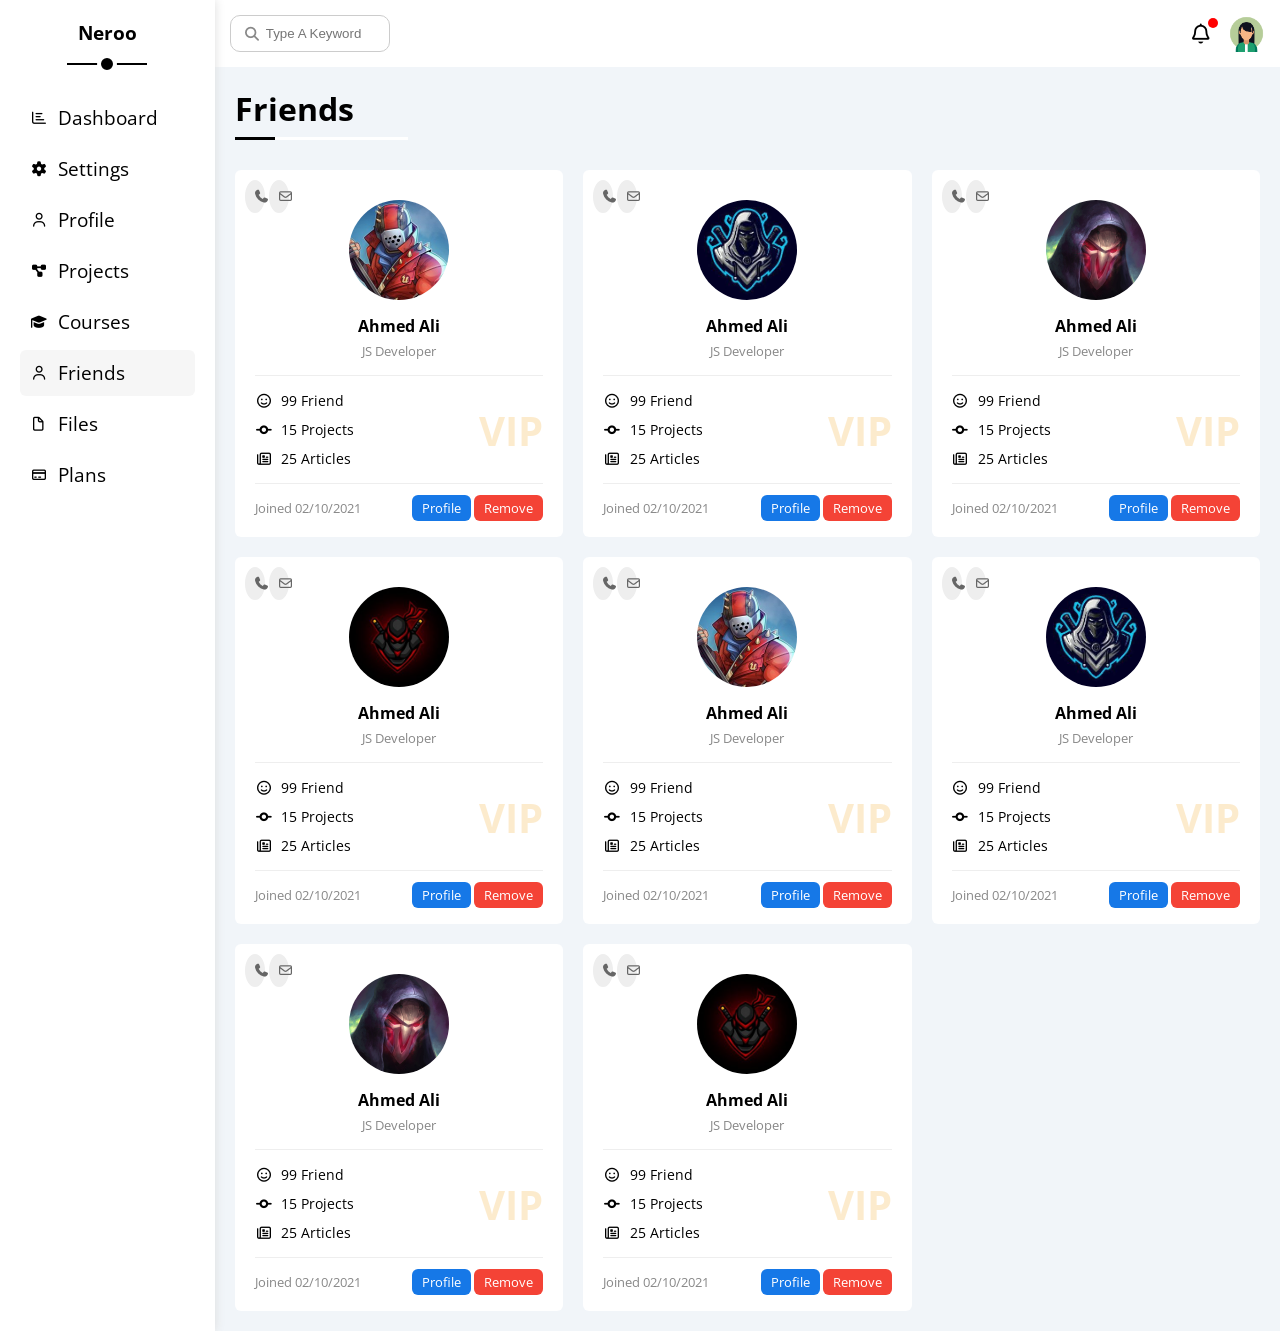
<file: friends.html>
<!DOCTYPE html>
<html lang="en">
  <head>
    <meta charset="UTF-8" />
    <meta name="viewport" content="width=device-width, initial-scale=1.0" />
    <title>Friends</title>
    <link rel="stylesheet" href="css/framework.css" />
    <link rel="stylesheet" href="css/master.css" />
    <link rel="stylesheet" href="css/all.min.css" />
    <link rel="preconnect" href="https://fonts.googleapis.com" />
    <link rel="preconnect" href="https://fonts.gstatic.com" crossorigin />
    <link
      href="https://fonts.googleapis.com/css2?family=Open+Sans:ital,wght@0,300..800;1,300..800&display=swap"
      rel="stylesheet"
    />
  </head>
  <body>
    <div class="page d-flex">
      <div class="sidebar p-20 p-relative bg-white">
        <h3 class="p-relative mt-0 txt-c">Neroo</h3>
        <ul>
          <li>
            <a
              class="d-flex align-center c-black rad-6 fs-14 p-10"
              href="index.html"
            >
              <i class="fa-regular fa-chart-bar fa-fw"></i>
              <span>Dashboard</span>
            </a>
          </li>
          <li>
            <a
              class="d-flex align-center c-black rad-6 fs-14 p-10"
              href="settings.html"
            >
              <i class="fa-solid fa-gear fa-fw"></i>
              <span>Settings</span>
            </a>
          </li>
          <li>
            <a
              class="d-flex align-center c-black rad-6 fs-14 p-10"
              href="profile.html"
            >
              <i class="fa-regular fa-user fa-fw"></i>
              <span>Profile</span>
            </a>
          </li>
          <li>
            <a
              class=" d-flex align-center c-black rad-6 fs-14 p-10"
              href="projects.html"
            >
              <i class="fa-solid fa-diagram-project fa-fw"></i>
              <span>Projects</span>
            </a>
          </li>
          <li>
            <a
              class=" d-flex align-center c-black rad-6 fs-14 p-10"
              href="courses.html"
            >
              <i class="fa-solid fa-graduation-cap fa-fw"></i>
              <span>Courses</span>
            </a>
          </li>
          <li>
            <a
              class=" active d-flex align-center c-black rad-6 fs-14 p-10"
              href="friends.html"
            >
              <i class="fa-regular fa-user fa-fw"></i>
              <span>Friends</span>
            </a>
          </li>
          <li>
            <a
              class="d-flex align-center c-black rad-6 fs-14 p-10"
              href="files.html"
            >
              <i class="fa-regular fa-file fa-fw"></i>
              <span>Files</span>
            </a>
          </li>
          <li>
            <a
              class="d-flex align-center c-black rad-6 fs-14 p-10"
              href="plans.html"
            >
              <i class="fa-regular fa-credit-card fa-fw"></i>
              <span>Plans</span>
            </a>
          </li>
        </ul>
      </div>
      <div class="content w-full">
        <!-- Start Head -->
        <div class="head p-15 bg-white between-flex">
          <div class="search p-relative">
            <input class="p-10" type="search" placeholder="Type A Keyword" />
          </div>
          <div class="icons d-flex align-center">
            <span class="notification p-relative">
              <i class="fa-regular fa-bell fa-lg"></i>
            </span>
            <img src="imgs/avatar-03.png" alt="" />
          </div>
        </div>
        <!-- End Head -->
         <!-- Start Friends -->
            <h1 class="p-relative">Friends</h1>
            <div class="friends-page d-grid m-20 gap-20">
                <div class="friend bg-white rad-6 p-20 p-relative">
                    <div class="contact">
                        <i class="fa-solid fa-phone"></i>
                        <i class="fa-regular fa-envelope"></i>
                    </div>
                    <div class=" txt-c">
                        <img src="imgs/friend-01.jpg" alt="" class="rad-half mt-10 mb-10 w-100 h-100">
                        <h4 class="m-0">Ahmed Ali</h4>
                        <p class="c-grey mb-0 fs-13 mt-5">JS Developer</p>
                    </div>
                    <div class="icons fs-14 p-relative">
                        <div class="mb-10">
                             <i class="fa-regular fa-face-smile fa-fw"></i>
                             <span>99 Friend</span>
                        </div>
                        <div class="mb-10">
                             <i class="fa-solid fa-code-commit fa-fw"></i>
                             <span>15 Projects</span>
                         </div>
                         <div>
                             <i class="fa-regular fa-newspaper fa-fw"></i>
                             <span>25 Articles</span>
                         </div>
                        <span class="vip fw-bold c-orange">VIP</span>

                    </div>
                    <div class="info between-flex fs-13">
                        <span class="c-grey">Joined 02/10/2021</span>
                        <div>
                            <a href="#" class="bg-blue c-white btn-shape">Profile</a>
                            <a href="#" class="bg-red c-white btn-shape">Remove</a>
                        </div>

                    </div>


                </div>
                <div class="friend bg-white rad-6 p-20 p-relative">
                    <div class="contact">
                        <i class="fa-solid fa-phone"></i>
                        <i class="fa-regular fa-envelope"></i>
                    </div>
                    <div class=" txt-c">
                        <img src="imgs/friend-02.jpg" alt="" class="rad-half mt-10 mb-10 w-100 h-100">
                        <h4 class="m-0">Ahmed Ali</h4>
                        <p class="c-grey mb-0 fs-13 mt-5">JS Developer</p>
                    </div>
                    <div class="icons fs-14 p-relative">
                        <div class="mb-10">
                             <i class="fa-regular fa-face-smile fa-fw"></i>
                             <span>99 Friend</span>
                        </div>
                        <div class="mb-10">
                             <i class="fa-solid fa-code-commit fa-fw"></i>
                             <span>15 Projects</span>
                         </div>
                         <div>
                             <i class="fa-regular fa-newspaper fa-fw"></i>
                             <span>25 Articles</span>
                         </div>
                        <span class="vip fw-bold c-orange">VIP</span>

                    </div>
                    <div class="info between-flex fs-13">
                        <span class="c-grey">Joined 02/10/2021</span>
                        <div>
                            <a href="#" class="bg-blue c-white btn-shape">Profile</a>
                            <a href="#" class="bg-red c-white btn-shape">Remove</a>
                        </div>

                    </div>


                </div>  
                <div class="friend bg-white rad-6 p-20 p-relative">
                    <div class="contact">
                        <i class="fa-solid fa-phone"></i>
                        <i class="fa-regular fa-envelope"></i>
                    </div>
                    <div class=" txt-c">
                        <img src="imgs/friend-03.jpg" alt="" class="rad-half mt-10 mb-10 w-100 h-100">
                        <h4 class="m-0">Ahmed Ali</h4>
                        <p class="c-grey mb-0 fs-13 mt-5">JS Developer</p>
                    </div>
                    <div class="icons fs-14 p-relative">
                        <div class="mb-10">
                             <i class="fa-regular fa-face-smile fa-fw"></i>
                             <span>99 Friend</span>
                        </div>
                        <div class="mb-10">
                             <i class="fa-solid fa-code-commit fa-fw"></i>
                             <span>15 Projects</span>
                         </div>
                         <div>         
                             <i class="fa-regular fa-newspaper fa-fw"></i>
                             <span>25 Articles</span>
                         </div> 
                        <span class="vip fw-bold c-orange">VIP</span>   

                    </div>  
                    <div class="info between-flex fs-13">
                        <span class="c-grey">Joined 02/10/2021</span>
                        <div>
                            <a href="#" class="bg-blue c-white btn-shape">Profile</a>
                            <a href="#" class="bg-red c-white btn-shape">Remove</a>
                        </div>  

                    </div>  


                </div>
                <div class="friend bg-white rad-6 p-20 p-relative">
                    <div class="contact">
                        <i class="fa-solid fa-phone"></i>
                        <i class="fa-regular fa-envelope"></i>
                    </div>
                    <div class=" txt-c">
                        <img src="imgs/friend-04.jpg" alt="" class="rad-half mt-10 mb-10 w-100 h-100">
                        <h4 class="m-0">Ahmed Ali</h4>
                        <p class="c-grey mb-0 fs-13 mt-5">JS Developer</p>
                    </div>
                    <div class="icons fs-14 p-relative">
                        <div class="mb-10">
                             <i class="fa-regular fa-face-smile fa-fw"></i>
                             <span>99 Friend</span>
                        </div>
                        <div class="mb-10">
                             <i class="fa-solid fa-code-commit fa-fw"></i>
                             <span>15 Projects</span>
                         </div>
                         <div>          
                             <i class="fa-regular fa-newspaper fa-fw"></i>
                             <span>25 Articles</span>
                         </div>     
                        <span class="vip fw-bold c-orange">VIP</span>   

                    </div>  
                    <div class="info between-flex fs-13">
                        <span class="c-grey">Joined 02/10/2021</span>
                        <div>
                            <a href="#" class="bg-blue c-white btn-shape">Profile</a>
                            <a href="#" class="bg-red c-white btn-shape">Remove</a>
                        </div>      

                    </div>  


                </div>
                 <div class="friend bg-white rad-6 p-20 p-relative">
                    <div class="contact">
                        <i class="fa-solid fa-phone"></i>
                        <i class="fa-regular fa-envelope"></i>
                    </div>
                    <div class=" txt-c">
                        <img src="imgs/friend-01.jpg" alt="" class="rad-half mt-10 mb-10 w-100 h-100">
                        <h4 class="m-0">Ahmed Ali</h4>
                        <p class="c-grey mb-0 fs-13 mt-5">JS Developer</p>
                    </div>
                    <div class="icons fs-14 p-relative">
                        <div class="mb-10">
                             <i class="fa-regular fa-face-smile fa-fw"></i>
                             <span>99 Friend</span>
                        </div>
                        <div class="mb-10">
                             <i class="fa-solid fa-code-commit fa-fw"></i>
                             <span>15 Projects</span>
                         </div>
                         <div>
                             <i class="fa-regular fa-newspaper fa-fw"></i>
                             <span>25 Articles</span>
                         </div>
                        <span class="vip fw-bold c-orange">VIP</span>

                    </div>
                    <div class="info between-flex fs-13">
                        <span class="c-grey">Joined 02/10/2021</span>
                        <div>
                            <a href="#" class="bg-blue c-white btn-shape">Profile</a>
                            <a href="#" class="bg-red c-white btn-shape">Remove</a>
                        </div>

                    </div>


                </div>
                <div class="friend bg-white rad-6 p-20 p-relative">
                    <div class="contact">
                        <i class="fa-solid fa-phone"></i>
                        <i class="fa-regular fa-envelope"></i>
                    </div>
                    <div class=" txt-c">
                        <img src="imgs/friend-02.jpg" alt="" class="rad-half mt-10 mb-10 w-100 h-100">
                        <h4 class="m-0">Ahmed Ali</h4>
                        <p class="c-grey mb-0 fs-13 mt-5">JS Developer</p>
                    </div>
                    <div class="icons fs-14 p-relative">
                        <div class="mb-10">
                             <i class="fa-regular fa-face-smile fa-fw"></i>
                             <span>99 Friend</span>
                        </div>
                        <div class="mb-10">
                             <i class="fa-solid fa-code-commit fa-fw"></i>
                             <span>15 Projects</span>
                         </div>
                         <div>
                             <i class="fa-regular fa-newspaper fa-fw"></i>
                             <span>25 Articles</span>
                         </div>
                        <span class="vip fw-bold c-orange">VIP</span>

                    </div>
                    <div class="info between-flex fs-13">
                        <span class="c-grey">Joined 02/10/2021</span>
                        <div>
                            <a href="#" class="bg-blue c-white btn-shape">Profile</a>
                            <a href="#" class="bg-red c-white btn-shape">Remove</a>
                        </div>

                    </div>


                </div>  
                <div class="friend bg-white rad-6 p-20 p-relative">
                    <div class="contact">
                        <i class="fa-solid fa-phone"></i>
                        <i class="fa-regular fa-envelope"></i>
                    </div>
                    <div class=" txt-c">
                        <img src="imgs/friend-03.jpg" alt="" class="rad-half mt-10 mb-10 w-100 h-100">
                        <h4 class="m-0">Ahmed Ali</h4>
                        <p class="c-grey mb-0 fs-13 mt-5">JS Developer</p>
                    </div>
                    <div class="icons fs-14 p-relative">
                        <div class="mb-10">
                             <i class="fa-regular fa-face-smile fa-fw"></i>
                             <span>99 Friend</span>
                        </div>
                        <div class="mb-10">
                             <i class="fa-solid fa-code-commit fa-fw"></i>
                             <span>15 Projects</span>
                         </div>
                         <div>         
                             <i class="fa-regular fa-newspaper fa-fw"></i>
                             <span>25 Articles</span>
                         </div> 
                        <span class="vip fw-bold c-orange">VIP</span>   

                    </div>  
                    <div class="info between-flex fs-13">
                        <span class="c-grey">Joined 02/10/2021</span>
                        <div>
                            <a href="#" class="bg-blue c-white btn-shape">Profile</a>
                            <a href="#" class="bg-red c-white btn-shape">Remove</a>
                        </div>  

                    </div>  


                </div>
                <div class="friend bg-white rad-6 p-20 p-relative">
                    <div class="contact">
                        <i class="fa-solid fa-phone"></i>
                        <i class="fa-regular fa-envelope"></i>
                    </div>
                    <div class=" txt-c">
                        <img src="imgs/friend-04.jpg" alt="" class="rad-half mt-10 mb-10 w-100 h-100">
                        <h4 class="m-0">Ahmed Ali</h4>
                        <p class="c-grey mb-0 fs-13 mt-5">JS Developer</p>
                    </div>
                    <div class="icons fs-14 p-relative">
                        <div class="mb-10">
                             <i class="fa-regular fa-face-smile fa-fw"></i>
                             <span>99 Friend</span>
                        </div>
                        <div class="mb-10">
                             <i class="fa-solid fa-code-commit fa-fw"></i>
                             <span>15 Projects</span>
                         </div>
                         <div>          
                             <i class="fa-regular fa-newspaper fa-fw"></i>
                             <span>25 Articles</span>
                         </div>     
                        <span class="vip fw-bold c-orange">VIP</span>   

                    </div>  
                    <div class="info between-flex fs-13">
                        <span class="c-grey">Joined 02/10/2021</span>
                        <div>
                            <a href="#" class="bg-blue c-white btn-shape">Profile</a>
                            <a href="#" class="bg-red c-white btn-shape">Remove</a>
                        </div>      

                    </div>  


                </div>

            </div>
                   
                    

            
       <!-- End Friends -->
    </div>
  </body>
</html>
</file>
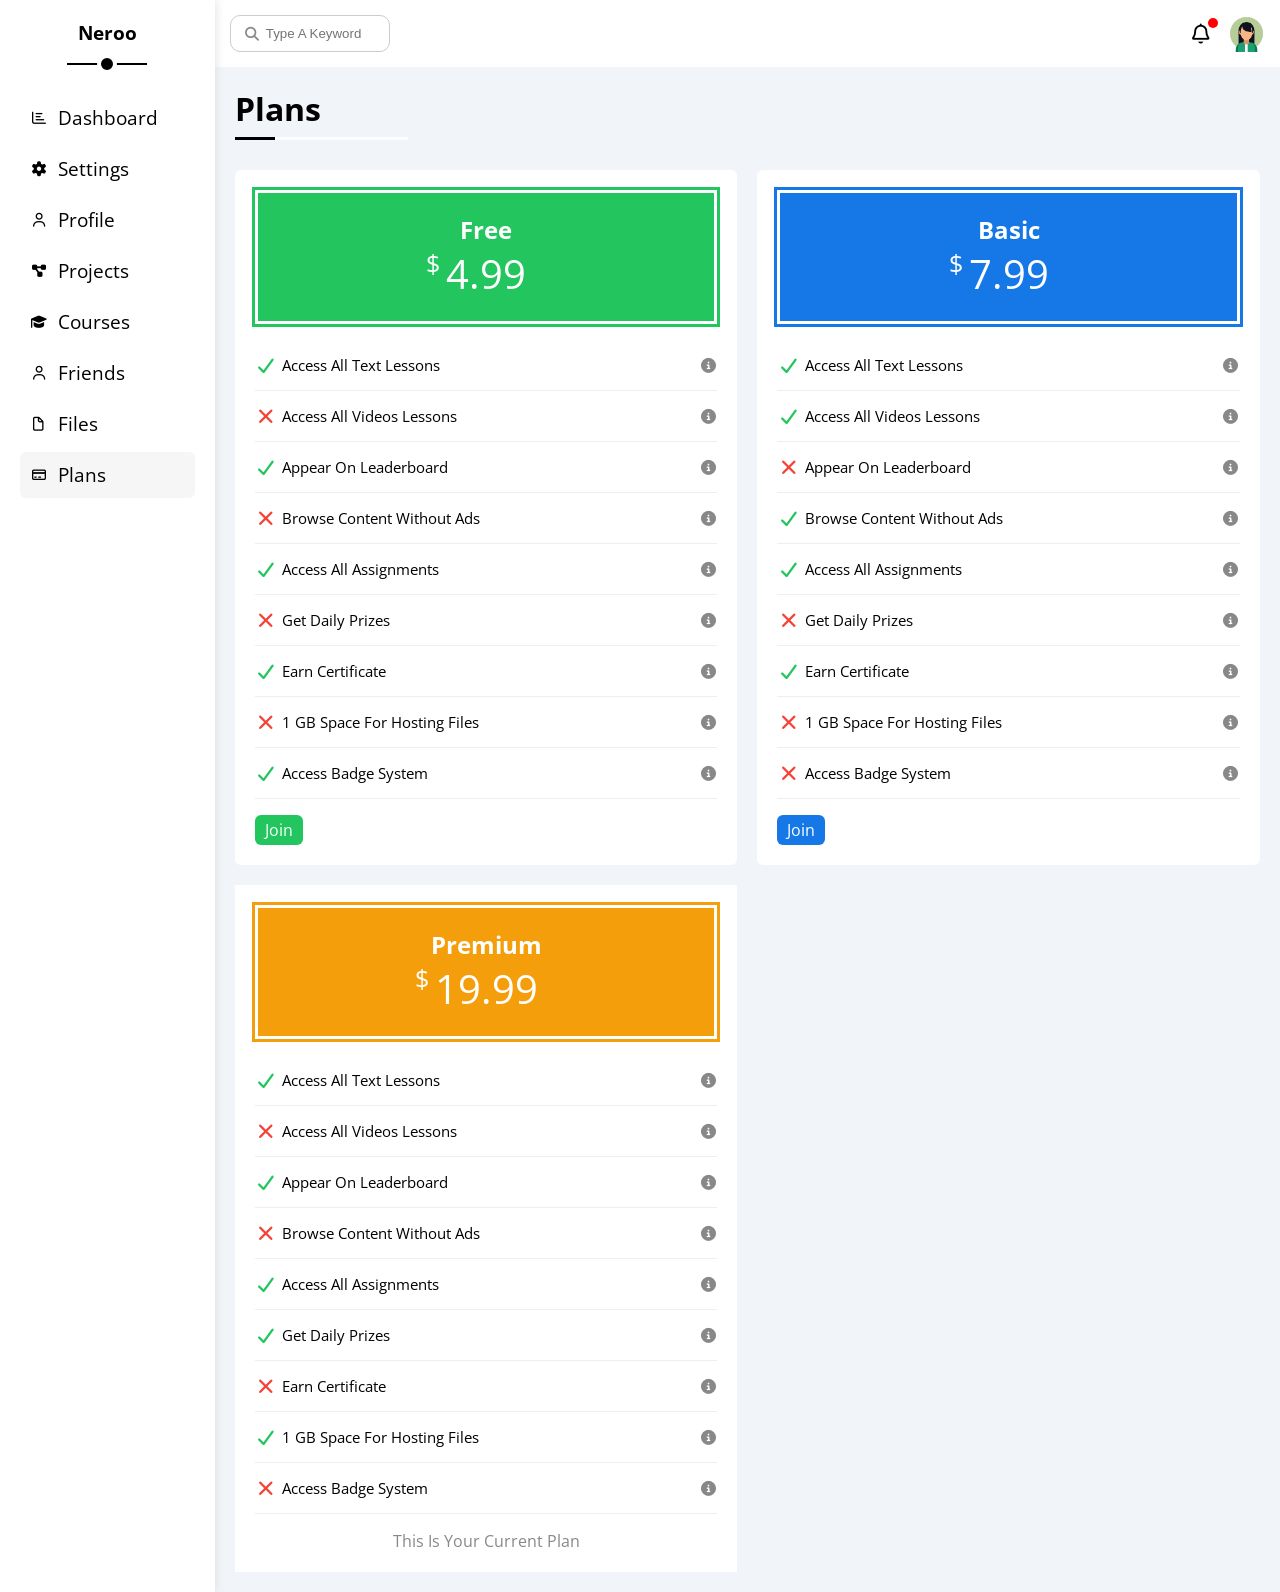
<file: plans.html>
<!DOCTYPE html>
<html lang="en">
  <head>
    <meta charset="UTF-8" />
    <meta name="viewport" content="width=device-width, initial-scale=1.0" />
    <title>Plans</title>
    <link rel="stylesheet" href="css/framework.css" />
    <link rel="stylesheet" href="css/master.css" />
    <link rel="stylesheet" href="css/all.min.css" />
    <link rel="preconnect" href="https://fonts.googleapis.com" />
    <link rel="preconnect" href="https://fonts.gstatic.com" crossorigin />
    <link
      href="https://fonts.googleapis.com/css2?family=Open+Sans:ital,wght@0,300..800;1,300..800&display=swap"
      rel="stylesheet"
    />
  </head>
  <body>
    <div class="page d-flex">
      <div class="sidebar p-20 p-relative bg-white">
        <h3 class="p-relative mt-0 txt-c">Neroo</h3>
        <ul>
          <li>
            <a
              class="d-flex align-center c-black rad-6 fs-14 p-10"
              href="index.html"
            >
              <i class="fa-regular fa-chart-bar fa-fw"></i>
              <span>Dashboard</span>
            </a>
          </li>
          <li>
            <a
              class="d-flex align-center c-black rad-6 fs-14 p-10"
              href="settings.html"
            >
              <i class="fa-solid fa-gear fa-fw"></i>
              <span>Settings</span>
            </a>
          </li>
          <li>
            <a
              class="d-flex align-center c-black rad-6 fs-14 p-10"
              href="profile.html"
            >
              <i class="fa-regular fa-user fa-fw"></i>
              <span>Profile</span>
            </a>
          </li>
          <li>
            <a
              class=" d-flex align-center c-black rad-6 fs-14 p-10"
              href="projects.html"
            >
              <i class="fa-solid fa-diagram-project fa-fw"></i>
              <span>Projects</span>
            </a>
          </li>
          <li>
            <a
              class=" d-flex align-center c-black rad-6 fs-14 p-10"
              href="courses.html"
            >
              <i class="fa-solid fa-graduation-cap fa-fw"></i>
              <span>Courses</span>
            </a>
          </li>
          <li>
            <a
              class="d-flex align-center c-black rad-6 fs-14 p-10"
              href="friends.html"
            >
              <i class="fa-regular fa-user fa-fw"></i>
              <span>Friends</span>
            </a>
          </li>
          <li>
            <a
              class="d-flex align-center c-black rad-6 fs-14 p-10"
              href="files.html"
            >
              <i class="fa-regular fa-file fa-fw"></i>
              <span>Files</span>
            </a>
          </li>
          <li>
            <a
              class=" active d-flex align-center c-black rad-6 fs-14 p-10"
              href="plans.html"
            >
              <i class="fa-regular fa-credit-card fa-fw"></i>
              <span>Plans</span>
            </a>
          </li>
        </ul>
      </div>
      <div class="content w-full">
        <!-- Start Head -->
        <div class="head p-15 bg-white between-flex">
          <div class="search p-relative">
            <input class="p-10" type="search" placeholder="Type A Keyword" />
          </div>
          <div class="icons d-flex align-center">
            <span class="notification p-relative">
              <i class="fa-regular fa-bell fa-lg"></i>
            </span>
            <img src="imgs/avatar-03.png" alt="" />
          </div>
        </div>
        <!-- End Head -->
         <!-- Start Plans -->
            <h1 class="p-relative">Plans</h1>
            <div class="plans-page d-grid gap-20 m-20">
              <div class="plan green bg-white rad-6 p-20">
                <div class="top bg-green txt-c p-20">
                  <h2 class="m-0 c-white">Free</h2>
                  <div class="price c-white">
                     <span>$</span>4.99
                  </div>
                </div>
                <ul class="list-none p-0">
              <li>
                <i class="fa-solid fa-check fa-fw yes"></i>
                <span>Access All Text Lessons</span>
                <i class="fa-solid fa-circle-info help"></i>
              </li>
              <li>
                <i class="fa-solid fa-xmark fa-fw"></i>
                <span>Access All Videos Lessons</span>
                <i class="fa-solid fa-circle-info help"></i>
              </li>
              <li>
                <i class="fa-solid fa-check fa-fw yes"></i>
                <span>Appear On Leaderboard</span>
                <i class="fa-solid fa-circle-info help"></i>
              </li>
              <li>
                <i class="fa-solid fa-xmark fa-fw"></i>
                <span>Browse Content Without Ads</span>
                <i class="fa-solid fa-circle-info help"></i>
              </li>
              <li>
                <i class="fa-solid fa-check fa-fw yes"></i>
                <span>Access All Assignments</span>
                <i class="fa-solid fa-circle-info help"></i>
              </li>
              <li>
                <i class="fa-solid fa-xmark fa-fw"></i>
                <span>Get Daily Prizes</span>
                <i class="fa-solid fa-circle-info help"></i>
              </li>
              <li>
                <i class="fa-solid fa-check fa-fw yes"></i>
                <span>Earn Certificate</span>
                <i class="fa-solid fa-circle-info help"></i>
              </li>
              <li>
                <i class="fa-solid fa-xmark fa-fw"></i>
                <span>1 GB Space For Hosting Files</span>
                <i class="fa-solid fa-circle-info help"></i>
              </li>
              <li>
                <i class="fa-solid fa-check fa-fw yes"></i>
                <span>Access Badge System</span>
                <i class="fa-solid fa-circle-info help"></i>
              </li>
            </ul>
            <a href="#" class="btn-shape bg-green c-white d-block w-fit">Join</a>

              </div>
             <div class="plan blue bg-white p-20 rad-6">
            <div class="top bg-blue txt-c p-20">
              <h2 class="m-0 c-white">Basic</h2>
              <div class="price c-white">
                <span>$</span>7.99
              </div>
            </div>
            <ul class="list-none p-0">
              <li>
                <i class="fa-solid fa-check fa-fw yes"></i>
                <span>Access All Text Lessons</span>
                <i class="fa-solid fa-circle-info help"></i>
              </li>
              <li>
                <i class="fa-solid fa-check fa-fw yes"></i>
                <span>Access All Videos Lessons</span>
                <i class="fa-solid fa-circle-info help"></i>
              </li>
              <li>
                <i class="fa-solid fa-xmark fa-fw"></i>
                <span>Appear On Leaderboard</span>
                <i class="fa-solid fa-circle-info help"></i>
              </li>
              <li>
                <i class="fa-solid fa-check fa-fw yes"></i>
                <span>Browse Content Without Ads</span>
                <i class="fa-solid fa-circle-info help"></i>
              </li>
              <li>
                <i class="fa-solid fa-check fa-fw yes"></i>
                <span>Access All Assignments</span>
                <i class="fa-solid fa-circle-info help"></i>
              </li>
              <li>
                <i class="fa-solid fa-xmark fa-fw"></i>
                <span>Get Daily Prizes</span>
                <i class="fa-solid fa-circle-info help"></i>
              </li>
              <li>
                <i class="fa-solid fa-check fa-fw yes"></i>
                <span>Earn Certificate</span>
                <i class="fa-solid fa-circle-info help"></i>
              </li>
              <li>
                <i class="fa-solid fa-xmark fa-fw"></i>
                <span>1 GB Space For Hosting Files</span>
                <i class="fa-solid fa-circle-info help"></i>
              </li>
              <li>
                <i class="fa-solid fa-xmark fa-fw"></i>
                <span>Access Badge System</span>
                <i class="fa-solid fa-circle-info help"></i>
              </li>
            </ul>
            <a href="#" class="btn-shape bg-blue c-white d-block w-fit">Join</a>
          </div>
          <!-- End Plan -->
          <!-- Start Plan -->
          <div class="plan orange bg-white p-20">
            <div class="top bg-orange txt-c p-20">
              <h2 class="m-0 c-white">Premium</h2>
              <div class="price c-white"><span>$</span>19.99</div>
            </div>
            <ul class="list-none p-0">
              <li>
                <i class="fa-solid fa-check fa-fw yes"></i>
                <span>Access All Text Lessons</span>
                <i class="fa-solid fa-circle-info help"></i>
              </li>
              <li>
                <i class="fa-solid fa-xmark fa-fw"></i>
                <span>Access All Videos Lessons</span>
                <i class="fa-solid fa-circle-info help"></i>
              </li>
              <li>
                <i class="fa-solid fa-check fa-fw yes"></i>
                <span>Appear On Leaderboard</span>
                <i class="fa-solid fa-circle-info help"></i>
              </li>
              <li>
                <i class="fa-solid fa-xmark fa-fw"></i>
                <span>Browse Content Without Ads</span>
                <i class="fa-solid fa-circle-info help"></i>
              </li>
              <li>
                <i class="fa-solid fa-check fa-fw yes"></i>
                <span>Access All Assignments</span>
                <i class="fa-solid fa-circle-info help"></i>
              </li>
              <li>
                <i class="fa-solid fa-check fa-fw yes"></i>
                <span>Get Daily Prizes</span>
                <i class="fa-solid fa-circle-info help"></i>
              </li>
              <li>
                <i class="fa-solid fa-xmark fa-fw"></i>
                <span>Earn Certificate</span>
                <i class="fa-solid fa-circle-info help"></i>
              </li>
              <li>
                <i class="fa-solid fa-check fa-fw yes"></i>
                <span>1 GB Space For Hosting Files</span>
                <i class="fa-solid fa-circle-info help"></i>
              </li>
              <li>
                <i class="fa-solid fa-xmark fa-fw"></i>
                <span>Access Badge System</span>
                <i class="fa-solid fa-circle-info help"></i>
              </li>
            </ul>
            <p class="c-grey m-0 txt-c">This Is Your Current Plan</p>
          </div>
          <!-- End Plan -->
        

       
    </div>
    </div> 
    </div>
   
    </body>
  </body>
</html>
</file>
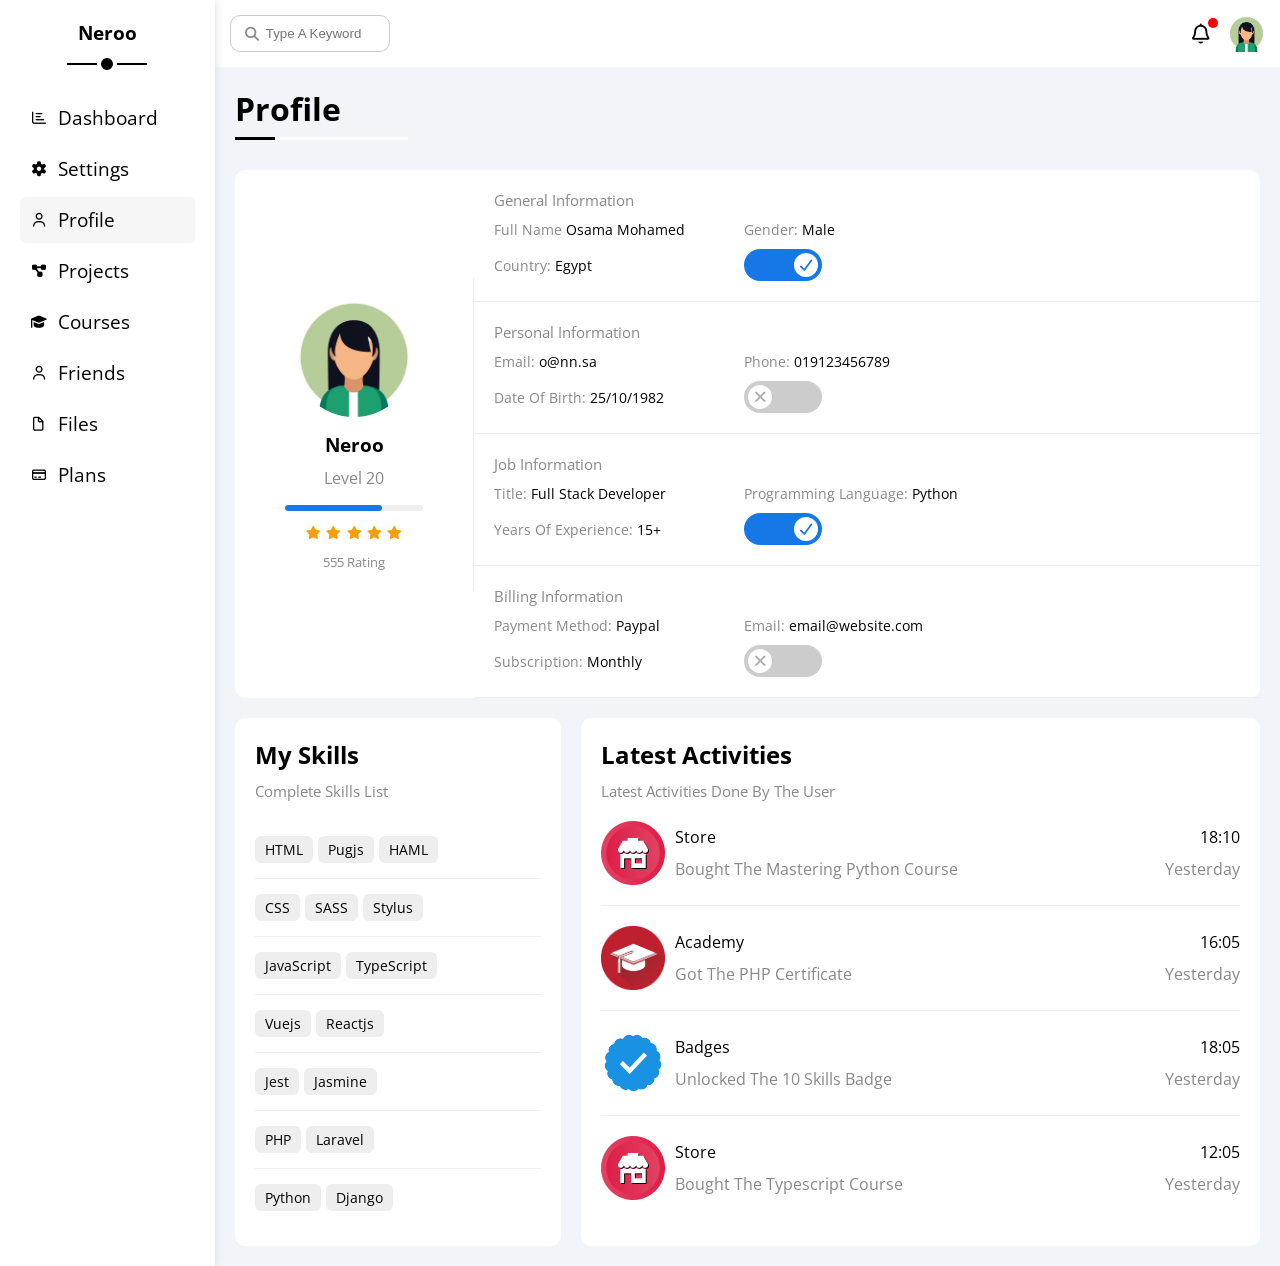
<file: profile.html>
<!DOCTYPE html>
<html lang="en">
  <head>
    <meta charset="UTF-8" />
    <meta name="viewport" content="width=device-width, initial-scale=1.0" />
    <title>Settings</title>
    <link rel="stylesheet" href="css/framework.css" />
    <link rel="stylesheet" href="css/master.css" />
    <link rel="stylesheet" href="css/all.min.css" />
    <link rel="preconnect" href="https://fonts.googleapis.com" />
    <link rel="preconnect" href="https://fonts.gstatic.com" crossorigin />
    <link
      href="https://fonts.googleapis.com/css2?family=Open+Sans:ital,wght@0,300..800;1,300..800&display=swap"
      rel="stylesheet"
    />
  </head>
  <body>
    <div class="page d-flex">
      <div class="sidebar p-20 p-relative bg-white">
        <h3 class="p-relative mt-0 txt-c">Neroo</h3>
        <ul>
          <li>
            <a
              class="d-flex align-center c-black rad-6 fs-14 p-10"
              href="index.html"
            >
              <i class="fa-regular fa-chart-bar fa-fw"></i>
              <span>Dashboard</span>
            </a>
          </li>
          <li>
            <a
              class="d-flex align-center c-black rad-6 fs-14 p-10"
              href="settings.html"
            >
              <i class="fa-solid fa-gear fa-fw"></i>
              <span>Settings</span>
            </a>
          </li>
          <li>
            <a
              class="active d-flex align-center c-black rad-6 fs-14 p-10"
              href="profile.html"
            >
              <i class="fa-regular fa-user fa-fw"></i>
              <span>Profile</span>
            </a>
          </li>
          <li>
            <a
              class="d-flex align-center c-black rad-6 fs-14 p-10"
              href="projects.html"
            >
              <i class="fa-solid fa-diagram-project fa-fw"></i>
              <span>Projects</span>
            </a>
          </li>
          <li>
            <a
              class="d-flex align-center c-black rad-6 fs-14 p-10"
              href="courses.html"
            >
              <i class="fa-solid fa-graduation-cap fa-fw"></i>
              <span>Courses</span>
            </a>
          </li>
          <li>
            <a
              class="d-flex align-center c-black rad-6 fs-14 p-10"
              href="friends.html"
            >
              <i class="fa-regular fa-user fa-fw"></i>
              <span>Friends</span>
            </a>
          </li>
          <li>
            <a
              class="d-flex align-center c-black rad-6 fs-14 p-10"
              href="files.html"
            >
              <i class="fa-regular fa-file fa-fw"></i>
              <span>Files</span>
            </a>
          </li>
          <li>
            <a
              class="d-flex align-center c-black rad-6 fs-14 p-10"
              href="plans.html"
            >
              <i class="fa-regular fa-credit-card fa-fw"></i>
              <span>Plans</span>
            </a>
          </li>
        </ul>
      </div>
      <div class="content w-full">
        <!-- Start Head -->
        <div class="head p-15 bg-white between-flex">
          <div class="search p-relative">
            <input class="p-10" type="search" placeholder="Type A Keyword" />
          </div>
          <div class="icons d-flex align-center">
            <span class="notification p-relative">
              <i class="fa-regular fa-bell fa-lg"></i>
            </span>
            <img src="imgs/avatar-03.png" alt="" />
          </div>
        </div>
        <!-- End Head -->
        <h1 class="p-relative">Profile</h1>
        <div class="profile-page m-20">
          <!-- Start Overview -->
          <div class="overview bg-white rad-10 d-flex align-center">
            <div class="avatar-box txt-c p-20">
              <img class="rad-half mb-10" src="imgs/avatar-03.png" alt="" />
              <h3 class="m-0">Neroo</h3>
              <p class="c-grey mt-10">Level 20</p>
              <div class="level rad-6 p-relative bg-eee">
                <span style="width: 70%"></span>
              </div>
              <div class="rating mt-10 mb-10">
                <i class="fa-solid fa-star c-orange fs-13"></i>
                <i class="fa-solid fa-star c-orange fs-13"></i>
                <i class="fa-solid fa-star c-orange fs-13"></i>
                <i class="fa-solid fa-star c-orange fs-13"></i>
                <i class="fa-solid fa-star c-orange fs-13"></i>
              </div>
              <p class="c-grey m-0 fs-13">555 Rating</p>
            </div>
            <div class="info-box w-full txt-c-mobile">
              <!-- Start Information Row -->
              <div class="box p-20 d-flex align-center">
                <h4 class="c-grey fs-15 m-0 txt-c-mobile w-full">
                  General Information
                </h4>
                <div class="fs-14">
                  <span class="c-grey">Full Name</span>
                  <span>Osama Mohamed</span>
                </div>
                <div class="fs-14">
                  <span class="c-grey">Gender:</span>
                  <span>Male</span>
                </div>
                <div class="fs-14">
                  <span class="c-grey">Country:</span>
                  <span>Egypt</span>
                </div>
                <div class="fs-14">
                  <label>
                    <input class="toggle-checkbox" type="checkbox" checked />
                    <div class="toggle-switch"></div>
                  </label>
                </div>
              </div>
              <!-- End Information Row -->
              <!-- Start Information Row -->
              <div class="box p-20 d-flex align-center">
                <h4 class="c-grey w-full fs-15 m-0">Personal Information</h4>
                <div class="fs-14">
                  <span class="c-grey">Email:</span>
                  <span>o@nn.sa</span>
                </div>
                <div class="fs-14">
                  <span class="c-grey">Phone:</span>
                  <span>019123456789</span>
                </div>
                <div class="fs-14">
                  <span class="c-grey">Date Of Birth:</span>
                  <span>25/10/1982</span>
                </div>
                <div class="fs-14">
                  <label>
                    <input class="toggle-checkbox" type="checkbox" />
                    <div class="toggle-switch"></div>
                  </label>
                </div>
              </div>
              <!-- End Information Row -->
              <!-- Start Information Row -->
              <div class="box p-20 d-flex align-center">
                <h4 class="c-grey w-full fs-15 m-0">Job Information</h4>
                <div class="fs-14">
                  <span class="c-grey">Title:</span>
                  <span>Full Stack Developer</span>
                </div>
                <div class="fs-14">
                  <span class="c-grey">Programming Language:</span>
                  <span>Python</span>
                </div>
                <div class="fs-14">
                  <span class="c-grey">Years Of Experience:</span>
                  <span>15+</span>
                </div>
                <div class="fs-14">
                  <label>
                    <input class="toggle-checkbox" type="checkbox" checked />
                    <div class="toggle-switch"></div>
                  </label>
                </div>
              </div>
              <!-- End Information Row -->
              <!-- Start Information Row -->
              <div class="box p-20 d-flex align-center">
                <h4 class="c-grey w-full fs-15 m-0">Billing Information</h4>
                <div class="fs-14">
                  <span class="c-grey">Payment Method:</span>
                  <span>Paypal</span>
                </div>
                <div class="fs-14">
                  <span class="c-grey">Email:</span>
                  <span>email@website.com</span>
                </div>
                <div class="fs-14">
                  <span class="c-grey">Subscription:</span>
                  <span>Monthly</span>
                </div>
                <div class="fs-14">
                  <label>
                    <input class="toggle-checkbox" type="checkbox" />
                    <div class="toggle-switch"></div>
                  </label>
                </div>
              </div>
              <!-- End Information Row -->
            </div>
          </div>
          <!--  End Overview -->
          <!-- Start Other Data -->
          <div class="other-data d-flex gap-20">
            <div class="skills-card p-20 bg-white rad-10 mt-20">
              <h2 class="mt-0 mb-10">My Skills</h2>
              <p class="mt-0 mb-20 c-grey fs-15">Complete Skills List</p>
              <ul class="m-0 txt-c-mobile">
                <li><span>HTML</span><span>Pugjs</span><span>HAML</span></li>
                <li><span>CSS</span><span>SASS</span><span>Stylus</span></li>
                <li><span>JavaScript</span><span>TypeScript</span></li>
                <li><span>Vuejs</span><span>Reactjs</span></li>
                <li><span>Jest</span><span>Jasmine</span></li>
                <li><span>PHP</span><span>Laravel</span></li>
                <li><span>Python</span><span>Django</span></li>
              </ul>
            </div>
            <div class="activities p-20 bg-white rad-10 mt-20">
              <h2 class="mt-0 mb-10">Latest Activities</h2>
              <p class="mt-0 mb-20 c-grey fs-15">
                Latest Activities Done By The User
              </p>
              <div class="activity d-flex align-center txt-c-mobile">
                <img decoding="async" src="imgs/activity-01.png" alt="" />
                <div class="info">
                  <span class="d-block mb-10">Store</span>
                  <span class="c-grey">Bought The Mastering Python Course</span>
                </div>
                <div class="date">
                  <span class="d-block mb-10">18:10</span>
                  <span class="c-grey">Yesterday</span>
                </div>
              </div>
              <div class="activity d-flex align-center txt-c-mobile">
                <img decoding="async" src="imgs/activity-02.png" alt="" />
                <div class="info">
                  <span class="d-block mb-10">Academy</span>
                  <span class="c-grey">Got The PHP Certificate</span>
                </div>
                <div class="date">
                  <span class="d-block mb-10">16:05</span>
                  <span class="c-grey">Yesterday</span>
                </div>
              </div>
              <div class="activity d-flex align-center txt-c-mobile">
                <img decoding="async" src="imgs/activity-03.png" alt="" />
                <div class="info">
                  <span class="d-block mb-10">Badges</span>
                  <span class="c-grey">Unlocked The 10 Skills Badge</span>
                </div>
                <div class="date">
                  <span class="d-block mb-10">18:05</span>
                  <span class="c-grey">Yesterday</span>
                </div>
              </div>
              <div class="activity d-flex align-center txt-c-mobile">
                <img decoding="async" src="imgs/activity-01.png" alt="" />
                <div class="info">
                  <span class="d-block mb-10">Store</span>
                  <span class="c-grey">Bought The Typescript Course</span>
                </div>
                <div class="date">
                  <span class="d-block mb-10">12:05</span>
                  <span class="c-grey">Yesterday</span>
                </div>
              </div>
            </div>
          </div>
          <!-- End Other Data -->
        </div>
      </div>
    </div>
  </body>
</html>
</file>
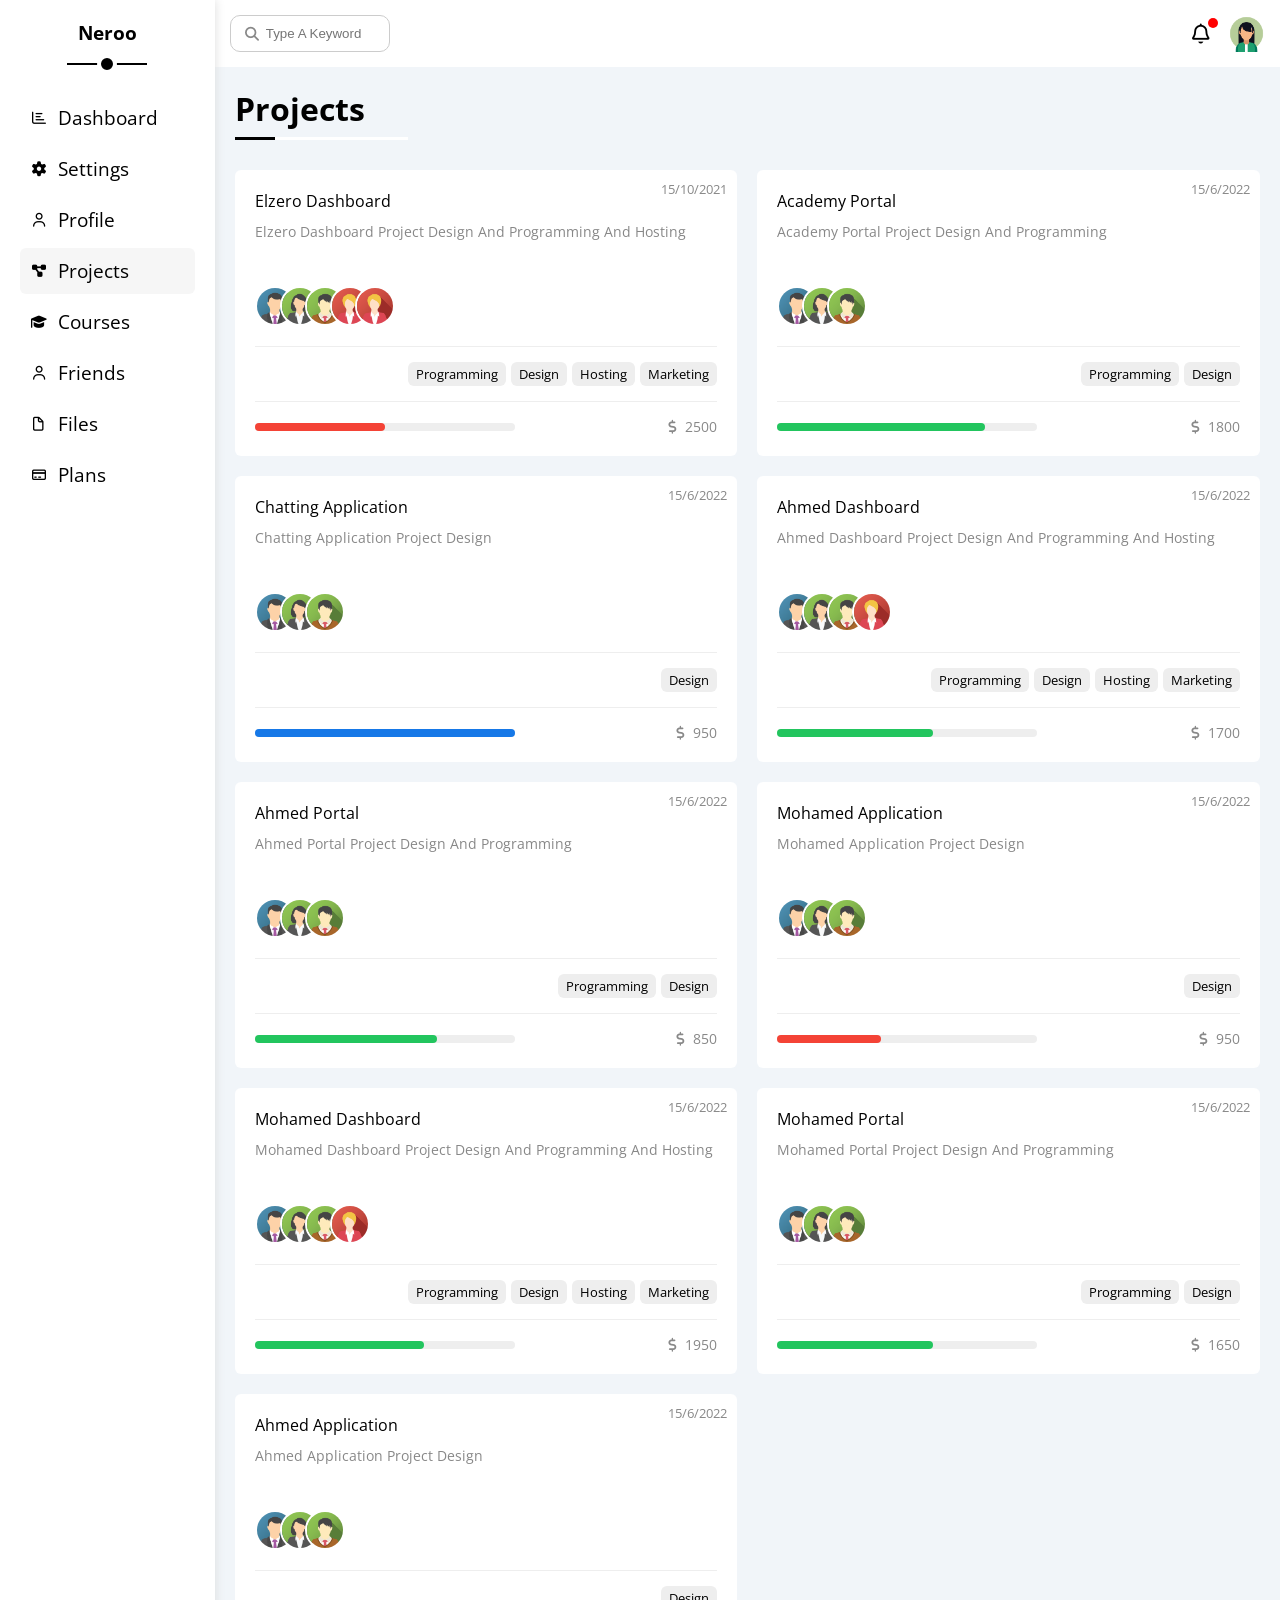
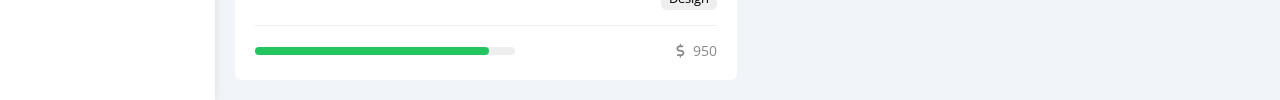
<file: projects.html>
<!DOCTYPE html>
<html lang="en">
  <head>
    <meta charset="UTF-8" />
    <meta name="viewport" content="width=device-width, initial-scale=1.0" />
    <title>Projects</title>
    <link rel="stylesheet" href="css/framework.css" />
    <link rel="stylesheet" href="css/master.css" />
    <link rel="stylesheet" href="css/all.min.css" />
    <link rel="preconnect" href="https://fonts.googleapis.com" />
    <link rel="preconnect" href="https://fonts.gstatic.com" crossorigin />
    <link
      href="https://fonts.googleapis.com/css2?family=Open+Sans:ital,wght@0,300..800;1,300..800&display=swap"
      rel="stylesheet"
    />
  </head>
  <body>
    <div class="page d-flex">
      <div class="sidebar p-20 p-relative bg-white">
        <h3 class="p-relative mt-0 txt-c">Neroo</h3>
        <ul>
          <li>
            <a
              class="d-flex align-center c-black rad-6 fs-14 p-10"
              href="index.html"
            >
              <i class="fa-regular fa-chart-bar fa-fw"></i>
              <span>Dashboard</span>
            </a>
          </li>
          <li>
            <a
              class="d-flex align-center c-black rad-6 fs-14 p-10"
              href="settings.html"
            >
              <i class="fa-solid fa-gear fa-fw"></i>
              <span>Settings</span>
            </a>
          </li>
          <li>
            <a
              class="d-flex align-center c-black rad-6 fs-14 p-10"
              href="profile.html"
            >
              <i class="fa-regular fa-user fa-fw"></i>
              <span>Profile</span>
            </a>
          </li>
          <li>
            <a
              class="active d-flex align-center c-black rad-6 fs-14 p-10"
              href="projects.html"
            >
              <i class="fa-solid fa-diagram-project fa-fw"></i>
              <span>Projects</span>
            </a>
          </li>
          <li>
            <a
              class="d-flex align-center c-black rad-6 fs-14 p-10"
              href="courses.html"
            >
              <i class="fa-solid fa-graduation-cap fa-fw"></i>
              <span>Courses</span>
            </a>
          </li>
          <li>
            <a
              class="d-flex align-center c-black rad-6 fs-14 p-10"
              href="friends.html"
            >
              <i class="fa-regular fa-user fa-fw"></i>
              <span>Friends</span>
            </a>
          </li>
          <li>
            <a
              class="d-flex align-center c-black rad-6 fs-14 p-10"
              href="files.html"
            >
              <i class="fa-regular fa-file fa-fw"></i>
              <span>Files</span>
            </a>
          </li>
          <li>
            <a
              class="d-flex align-center c-black rad-6 fs-14 p-10"
              href="plans.html"
            >
              <i class="fa-regular fa-credit-card fa-fw"></i>
              <span>Plans</span>
            </a>
          </li>
        </ul>
      </div>
      <div class="content w-full">
        <!-- Start Head -->
        <div class="head p-15 bg-white between-flex">
          <div class="search p-relative">
            <input class="p-10" type="search" placeholder="Type A Keyword" />
          </div>
          <div class="icons d-flex align-center">
            <span class="notification p-relative">
              <i class="fa-regular fa-bell fa-lg"></i>
            </span>
            <img src="imgs/avatar-03.png" alt="" />
          </div>
        </div>
        <!-- End Head -->
         <!-- Start Projects -->
            <h1 class="p-relative">Projects</h1>
        <div class="projects-page d-grid m-20 gap-20">
          <div class="project bg-white p-20 rad-6 p-relative">
            <span class="date fs-13 c-grey">15/10/2021</span>
            <h4 class="m-0">Elzero Dashboard</h4>
            <p class="c-grey mt-10 mb-10 fs-14">Elzero Dashboard Project Design And Programming And Hosting</p>
            <div class="team">
              <a href="#"><img decoding="async" src="imgs/team-01.png" alt="" /></a>
              <a href="#"><img decoding="async" src="imgs/team-02.png" alt="" /></a>
              <a href="#"><img decoding="async" src="imgs/team-03.png" alt="" /></a>
              <a href="#"><img decoding="async" src="imgs/team-04.png" alt="" /></a>
              <a href="#"><img decoding="async" src="imgs/team-05.png" alt="" /></a>
            </div>
            <div class="do d-flex">
              <span class="fs-13 rad-6 bg-eee">Programming</span>
              <span class="fs-13 rad-6 bg-eee">Design</span>
              <span class="fs-13 rad-6 bg-eee">Hosting</span>
              <span class="fs-13 rad-6 bg-eee">Marketing</span>
            </div>
            <div class="info between-flex">
              <div class="prog bg-eee">
                <span class="bg-red" style="width: 50%"></span>
              </div>
              <div class="fs-14 c-grey">
                <i class="fa-solid fa-dollar-sign"></i>
                2500
              </div>
            </div>
          </div>
          <div class="project bg-white p-20 rad-6 p-relative">
            <span class="date fs-13 c-grey">15/6/2022</span>
            <h4 class="m-0">Academy Portal</h4>
            <p class="c-grey mt-10 mb-10 fs-14">Academy Portal Project Design And Programming</p>
            <div class="team">
              <a href="#"><img decoding="async" src="imgs/team-01.png" alt="" /></a>
              <a href="#"><img decoding="async" src="imgs/team-02.png" alt="" /></a>
              <a href="#"><img decoding="async" src="imgs/team-03.png" alt="" /></a>
            </div>
            <div class="do d-flex">
              <span class="fs-13 rad-6 bg-eee">Programming</span>
              <span class="fs-13 rad-6 bg-eee">Design</span>
            </div>
            <div class="info between-flex">
              <div class="prog bg-eee">
                <span class="bg-green" style="width: 80%"></span>
              </div>
              <div class="fs-14 c-grey">
                <i class="fa-solid fa-dollar-sign"></i>
                1800
              </div>
            </div>
          </div>
          <div class="project bg-white p-20 rad-6 p-relative">
            <span class="date fs-13 c-grey">15/6/2022</span>
            <h4 class="m-0">Chatting Application</h4>
            <p class="c-grey mt-10 mb-10 fs-14">Chatting Application Project Design</p>
            <div class="team">
              <a href="#"><img decoding="async" src="imgs/team-01.png" alt="" /></a>
              <a href="#"><img decoding="async" src="imgs/team-02.png" alt="" /></a>
              <a href="#"><img decoding="async" src="imgs/team-03.png" alt="" /></a>
            </div>
            <div class="do d-flex">
              <span class="fs-13 rad-6 bg-eee">Design</span>
            </div>
            <div class="info between-flex">
              <div class="prog bg-eee">
                <span class="bg-blue" style="width: 100%"></span>
              </div>
              <div class="fs-14 c-grey">
                <i class="fa-solid fa-dollar-sign"></i>
                950
              </div>
            </div>
          </div>
          <div class="project bg-white p-20 rad-6 p-relative">
            <span class="date fs-13 c-grey">15/6/2022</span>
            <h4 class="m-0">Ahmed Dashboard</h4>
            <p class="c-grey mt-10 mb-10 fs-14">Ahmed Dashboard Project Design And Programming And Hosting</p>
            <div class="team">
              <a href="#"><img decoding="async" src="imgs/team-01.png" alt="" /></a>
              <a href="#"><img decoding="async" src="imgs/team-02.png" alt="" /></a>
              <a href="#"><img decoding="async" src="imgs/team-03.png" alt="" /></a>
              <a href="#"><img decoding="async" src="imgs/team-04.png" alt="" /></a>
            </div>
            <div class="do d-flex">
              <span class="fs-13 rad-6 bg-eee">Programming</span>
              <span class="fs-13 rad-6 bg-eee">Design</span>
              <span class="fs-13 rad-6 bg-eee">Hosting</span>
              <span class="fs-13 rad-6 bg-eee">Marketing</span>
            </div>
            <div class="info between-flex">
              <div class="prog bg-eee">
                <span class="bg-green" style="width: 60%"></span>
              </div>
              <div class="fs-14 c-grey">
                <i class="fa-solid fa-dollar-sign"></i>
                1700
              </div>
            </div>
          </div>
          <div class="project bg-white p-20 rad-6 p-relative">
            <span class="date fs-13 c-grey">15/6/2022</span>
            <h4 class="m-0">Ahmed Portal</h4>
            <p class="c-grey mt-10 mb-10 fs-14">Ahmed Portal Project Design And Programming</p>
            <div class="team">
              <a href="#"><img decoding="async" src="imgs/team-01.png" alt="" /></a>
              <a href="#"><img decoding="async" src="imgs/team-02.png" alt="" /></a>
              <a href="#"><img decoding="async" src="imgs/team-03.png" alt="" /></a>
            </div>
            <div class="do d-flex">
              <span class="fs-13 rad-6 bg-eee">Programming</span>
              <span class="fs-13 rad-6 bg-eee">Design</span>
            </div>
            <div class="info between-flex">
              <div class="prog bg-eee">
                <span class="bg-green" style="width: 70%"></span>
              </div>
              <div class="fs-14 c-grey">
                <i class="fa-solid fa-dollar-sign"></i>
                850
              </div>
            </div>
          </div>
          <div class="project bg-white p-20 rad-6 p-relative">
            <span class="date fs-13 c-grey">15/6/2022</span>
            <h4 class="m-0">Mohamed Application</h4>
            <p class="c-grey mt-10 mb-10 fs-14">Mohamed Application Project Design</p>
            <div class="team">
              <a href="#"><img decoding="async" src="imgs/team-01.png" alt="" /></a>
              <a href="#"><img decoding="async" src="imgs/team-02.png" alt="" /></a>
              <a href="#"><img decoding="async" src="imgs/team-03.png" alt="" /></a>
            </div>
            <div class="do d-flex">
              <span class="fs-13 rad-6 bg-eee">Design</span>
            </div>
            <div class="info between-flex">
              <div class="prog bg-eee">
                <span class="bg-red" style="width: 40%"></span>
              </div>
              <div class="fs-14 c-grey">
                <i class="fa-solid fa-dollar-sign"></i>
                950
              </div>
            </div>
          </div>
          <div class="project bg-white p-20 rad-6 p-relative">
            <span class="date fs-13 c-grey">15/6/2022</span>
            <h4 class="m-0">Mohamed Dashboard</h4>
            <p class="c-grey mt-10 mb-10 fs-14">Mohamed Dashboard Project Design And Programming And Hosting</p>
            <div class="team">
              <a href="#"><img decoding="async" src="imgs/team-01.png" alt="" /></a>
              <a href="#"><img decoding="async" src="imgs/team-02.png" alt="" /></a>
              <a href="#"><img decoding="async" src="imgs/team-03.png" alt="" /></a>
              <a href="#"><img decoding="async" src="imgs/team-04.png" alt="" /></a>
            </div>
            <div class="do d-flex">
              <span class="fs-13 rad-6 bg-eee">Programming</span>
              <span class="fs-13 rad-6 bg-eee">Design</span>
              <span class="fs-13 rad-6 bg-eee">Hosting</span>
              <span class="fs-13 rad-6 bg-eee">Marketing</span>
            </div>
            <div class="info between-flex">
              <div class="prog bg-eee">
                <span class="bg-green" style="width: 65%"></span>
              </div>
              <div class="fs-14 c-grey">
                <i class="fa-solid fa-dollar-sign"></i>
                1950
              </div>
            </div>
          </div>
          <div class="project bg-white p-20 rad-6 p-relative">
            <span class="date fs-13 c-grey">15/6/2022</span>
            <h4 class="m-0">Mohamed Portal</h4>
            <p class="c-grey mt-10 mb-10 fs-14">Mohamed Portal Project Design And Programming</p>
            <div class="team">
              <a href="#"><img decoding="async" src="imgs/team-01.png" alt="" /></a>
              <a href="#"><img decoding="async" src="imgs/team-02.png" alt="" /></a>
              <a href="#"><img decoding="async" src="imgs/team-03.png" alt="" /></a>
            </div>
            <div class="do d-flex">
              <span class="fs-13 rad-6 bg-eee">Programming</span>
              <span class="fs-13 rad-6 bg-eee">Design</span>
            </div>
            <div class="info between-flex">
              <div class="prog bg-eee">
                <span class="bg-green" style="width: 60%"></span>
              </div>
              <div class="fs-14 c-grey">
                <i class="fa-solid fa-dollar-sign"></i>
                1650
              </div>
            </div>
          </div>
          <div class="project bg-white p-20 rad-6 p-relative">
            <span class="date fs-13 c-grey">15/6/2022</span>
            <h4 class="m-0">Ahmed Application</h4>
            <p class="c-grey mt-10 mb-10 fs-14">Ahmed Application Project Design</p>
            <div class="team">
              <a href="#"><img decoding="async" src="imgs/team-01.png" alt="" /></a>
              <a href="#"><img decoding="async" src="imgs/team-02.png" alt="" /></a>
              <a href="#"><img decoding="async" src="imgs/team-03.png" alt="" /></a>
            </div>
            <div class="do d-flex">
              <span class="fs-13 rad-6 bg-eee">Design</span>
            </div>
            <div class="info between-flex">
              <div class="prog bg-eee">
                <span class="bg-green" style="width: 90%"></span>
              </div>
              <div class="fs-14 c-grey">
                <i class="fa-solid fa-dollar-sign"></i>
                950
              </div>
            </div>
          </div>
      </div>
       <!-- End Projects -->
    </div>
  </body>
</html>
</file>
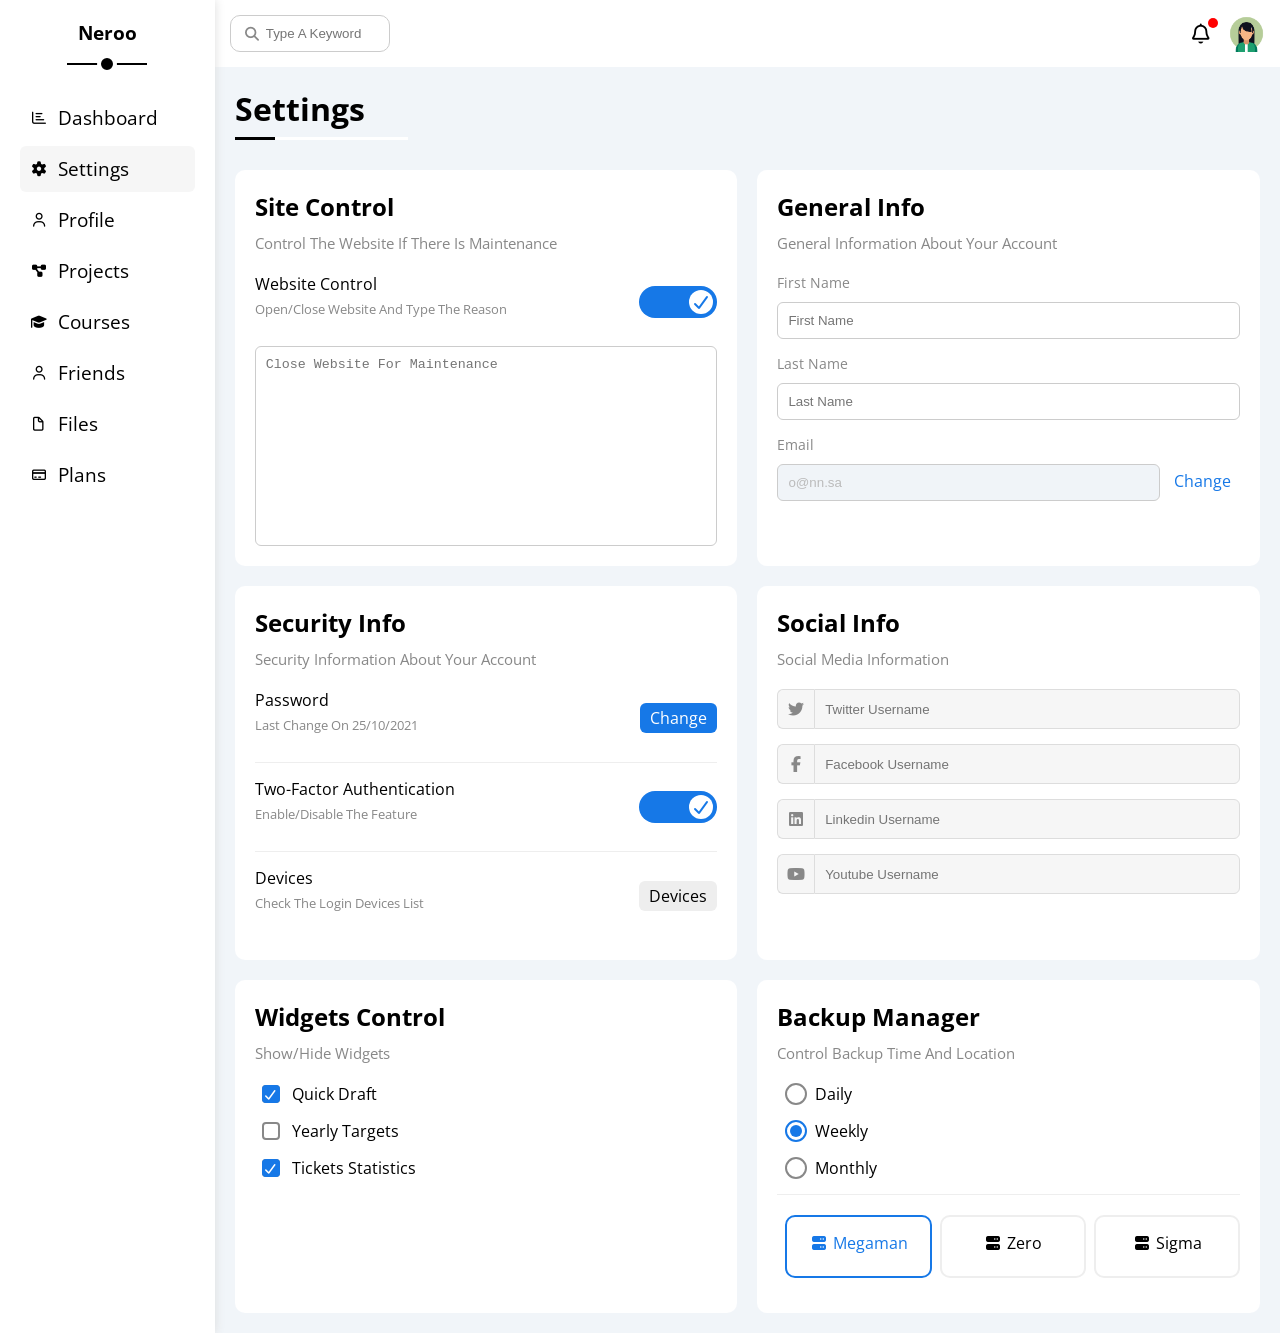
<file: settings.html>
<!DOCTYPE html>
<html lang="en">
  <head>
    <meta charset="UTF-8" />
    <meta name="viewport" content="width=device-width, initial-scale=1.0" />
    <title>Settings</title>
    <link rel="stylesheet" href="css/framework.css" />
    <link rel="stylesheet" href="css/master.css" />
    <link rel="stylesheet" href="css/all.min.css" />
    <link rel="preconnect" href="https://fonts.googleapis.com" />
    <link rel="preconnect" href="https://fonts.gstatic.com" crossorigin />
    <link
      href="https://fonts.googleapis.com/css2?family=Open+Sans:ital,wght@0,300..800;1,300..800&display=swap"
      rel="stylesheet"
    />
  </head>
  <body>
    <div class="page d-flex">
      <div class="sidebar p-20 p-relative bg-white">
        <h3 class="p-relative mt-0 txt-c">Neroo</h3>
        <ul>
          <li>
            <a
              class="d-flex align-center c-black rad-6 fs-14 p-10"
              href="index.html"
            >
              <i class="fa-regular fa-chart-bar fa-fw"></i>
              <span>Dashboard</span>
            </a>
          </li>
          <li>
            <a
              class="active d-flex align-center c-black rad-6 fs-14 p-10"
              href="settings.html"
            >
              <i class="fa-solid fa-gear fa-fw"></i>
              <span>Settings</span>
            </a>
          </li>
          <li>
            <a
              class="d-flex align-center c-black rad-6 fs-14 p-10"
              href="profile.html"
            >
              <i class="fa-regular fa-user fa-fw"></i>
              <span>Profile</span>
            </a>
          </li>
          <li>
            <a
              class="d-flex align-center c-black rad-6 fs-14 p-10"
              href="projects.html"
            >
              <i class="fa-solid fa-diagram-project fa-fw"></i>
              <span>Projects</span>
            </a>
          </li>
          <li>
            <a
              class="d-flex align-center c-black rad-6 fs-14 p-10"
              href="courses.html"
            >
              <i class="fa-solid fa-graduation-cap fa-fw"></i>
              <span>Courses</span>
            </a>
          </li>
          <li>
            <a
              class="d-flex align-center c-black rad-6 fs-14 p-10"
              href="friends.html"
            >
              <i class="fa-regular fa-user fa-fw"></i>
              <span>Friends</span>
            </a>
          </li>
          <li>
            <a
              class="d-flex align-center c-black rad-6 fs-14 p-10"
              href="files.html"
            >
              <i class="fa-regular fa-file fa-fw"></i>
              <span>Files</span>
            </a>
          </li>
          <li>
            <a
              class="d-flex align-center c-black rad-6 fs-14 p-10"
              href="plans.html"
            >
              <i class="fa-regular fa-credit-card fa-fw"></i>
              <span>Plans</span>
            </a>
          </li>
        </ul>
      </div>
      <div class="content w-full">
        <!-- Start Head -->
        <div class="head p-15 bg-white between-flex">
          <div class="search p-relative">
            <input class="p-10" type="search" placeholder="Type A Keyword" />
          </div>
          <div class="icons d-flex align-center">
            <span class="notification p-relative">
              <i class="fa-regular fa-bell fa-lg"></i>
            </span>
            <img src="imgs/avatar-03.png" alt="" />
          </div>
        </div>
        <!-- End Head -->
        <h1 class="p-relative">Settings</h1>
        <div class="settings-page m-20 d-grid gap-20">
          <!-- Start Settings Box -->
          <div class="p-20 bg-white rad-10">
            <h2 class="mt-0 mb-10">Site Control</h2>
            <p class="mt-0 mb-20 c-grey fs-15">
              Control The Website If There Is Maintenance
            </p>
            <div class="mb-15 between-flex">
              <div>
                <span>Website Control</span>
                <p class="c-grey mt-5 mb-0 fs-13">
                  Open/Close Website And Type The Reason
                </p>
              </div>
              <div>
                <label>
                  <input class="toggle-checkbox" type="checkbox" checked />
                  <div class="toggle-switch"></div>
                </label>
              </div>
            </div>
            <textarea
              class="close-message p-10 rad-6 d-block w-full"
              placeholder="Close Website For Maintenance"
            ></textarea>
          </div>
          <!-- End Settings Box -->
          <!-- Start Settings Box -->
          <div class="p-20 bg-white rad-10">
            <h2 class="mt-0 mb-10">General Info</h2>
            <p class="mt-0 mb-20 c-grey fs-15">
              General Information About Your Account
            </p>
            <div class="mb-15">
              <label class="fs-14 c-grey d-block mb-10" for="first"
                >First Name</label
              >
              <input
                class="b-none border-ccc p-10 rad-6 d-block w-full"
                type="text"
                placeholder="First Name"
                id="first"
              />
            </div>
            <div class="mb-15">
              <label class="fs-14 c-grey d-block mb-10" for="last"
                >Last Name</label
              >
              <input
                class="b-none border-ccc p-10 rad-6 d-block w-full"
                type="text"
                placeholder="Last Name"
                id="last"
              />
            </div>
            <div>
              <label class="fs-14 c-grey d-block mb-10" for="email"
                >Email</label
              >
              <input
                class="email b-none border-ccc p-10 rad-6 w-full mr-10"
                id="email"
                type="email"
                value="o@nn.sa"
                disabled
              />
              <a class="c-blue" href="#">Change</a>
            </div>
          </div>
          <!-- End Settings Box -->
          <!-- Start Settings Box -->
          <div class="p-20 bg-white rad-10">
            <h2 class="mt-0 mb-10">Security Info</h2>
            <p class="mt-0 mb-20 c-grey fs-15">
              Security Information About Your Account
            </p>
            <div class="sec-box mb-15 between-flex">
              <div>
                <span>Password</span>
                <p class="c-grey mt-5 mb-0 fs-13">Last Change On 25/10/2021</p>
              </div>
              <a class="button btn-shape bg-blue c-white" href="#">Change</a>
            </div>
            <div class="sec-box mb-15 between-flex">
              <div>
                <span>Two-Factor Authentication</span>
                <p class="c-grey mt-5 mb-0 fs-13">Enable/Disable The Feature</p>
              </div>
              <label>
                <input class="toggle-checkbox" type="checkbox" checked />
                <div class="toggle-switch"></div>
              </label>
            </div>
            <div class="sec-box between-flex">
              <div>
                <span>Devices</span>
                <p class="c-grey mt-5 mb-0 fs-13">
                  Check The Login Devices List
                </p>
              </div>
              <a class="btn-shape bg-eee c-black" href="#">Devices</a>
            </div>
          </div>
          <!-- End Settings Box -->
          <!-- Start Settings Box -->
          <div class="social-boxes p-20 bg-white rad-10">
            <h2 class="mt-0 mb-10">Social Info</h2>
            <p class="mt-0 mb-20 c-grey fs-15">Social Media Information</p>
            <div class="d-flex align-center mb-15">
              <i class="fa-brands fa-twitter center-flex c-grey"></i>
              <input
                class="w-full"
                type="text"
                placeholder="Twitter Username"
              />
            </div>
            <div class="d-flex align-center mb-15">
              <i class="fa-brands fa-facebook-f center-flex c-grey"></i>
              <input
                class="w-full"
                type="text"
                placeholder="Facebook Username"
              />
            </div>
            <div class="d-flex align-center mb-15">
              <i class="fa-brands fa-linkedin center-flex c-grey"></i>
              <input
                class="w-full"
                type="text"
                placeholder="Linkedin Username"
              />
            </div>
            <div class="d-flex align-center">
              <i class="fa-brands fa-youtube center-flex c-grey"></i>
              <input
                class="w-full"
                type="text"
                placeholder="Youtube Username"
              />
            </div>
          </div>
          <!-- End Settings Box -->
          <!-- Start Settings Box -->
          <div class="widgets-control p-20 bg-white rad-10">
            <h2 class="mt-0 mb-10">Widgets Control</h2>
            <p class="mt-0 mb-20 c-grey fs-15">Show/Hide Widgets</p>
            <div class="control d-flex align-center mb-15">
              <input type="checkbox" id="one" checked />
              <label for="one">Quick Draft</label>
            </div>
            <div class="control d-flex align-center mb-15">
              <input type="checkbox" id="two" />
              <label for="two">Yearly Targets</label>
            </div>
            <div class="control d-flex align-center mb-15">
              <input type="checkbox" id="three" checked />
              <label for="three">Tickets Statistics</label>
            </div>
          </div>
          <!-- End Settings Box -->
          <!--Start Settings Box -->
          <div class="backup-manager p-20 bg-white rad-10">
            <h2 class="mt-0 mb-10">Backup Manager</h2>
            <p class="mt-0 mb-20 c-grey fs-15">
              Control Backup Time And Location
            </p>
            <div class="data d-flex align-center mb-15">
              <input type="radio" name="time" id="daily" checked />
              <label for="daily">Daily</label>
            </div>
            <div class="data d-flex align-center mb-15">
              <input type="radio" name="time" id="weekly" checked />
              <label for="weekly">Weekly</label>
            </div>
            <div class="data d-flex align-center mb-15">
              <input type="radio" name="time" id="monthly" />
              <label for="monthly">Monthly</label>
            </div>
            <div class="servers d-flex align-center txt-c">
              <input type="radio" name="server" id="server-one" checked />
              <div class="server mb-15 rad-10 w-full">
                <label class="d-block m-15" for="server-one">
                  <i class="fa-solid fa-server d-block mb-10"></i>
                  Megaman</label
                >
              </div>
              <input type="radio" name="server" id="server-two" />
              <div class="server mb-15 rad-10 w-full">
                <label class="d-block m-15" for="server-two">
                  <i class="fa-solid fa-server d-block mb-10"></i>
                  Zero</label
                >
              </div>
              <input type="radio" name="server" id="server-three" />
              <div class="server mb-15 rad-10 w-full">
                <label class="d-block m-15" for="server-three">
                  <i class="fa-solid fa-server d-block mb-10"></i>
                  Sigma</label
                >
              </div>
            </div>
          </div>
          <!-- End Settings Box -->
        </div>
      </div>
    </div>
  </body>
</html>
</file>
<file: css/framework.css>
:root {
  --blue-color: #0075ff;
  --blue-alt-color: #0d69d5;
  --orange-color: #f59e0b;
  --green-color: #22c55e;
  --red-color: #f44336;
  --grey-color: #888;
}
/* Start Box */
.d-flex {
  display: flex;
}
.f-wrap {
  flex-wrap: wrap;
}
.align-center {
  align-items: center;
}
.space-between {
  justify-content: space-between;
}
.d-grid {
  display: grid;
}
.gap-20 {
  gap: 20px;
}
.d-block {
  display: block;
}
@media (max-width: 767px) {
  .block-mobile {
    display: block;
  }
  .hide-mobile {
    display: none;
  }
}
/* End Box */
/* Start Padding + Margin */
.p-10 {
  padding: 10px;
}
.p-15 {
  padding: 15px;
}
.p-20 {
  padding: 20px;
}
.pt-10 {
  padding-top: 10px;
}
.pt-15 {
  padding-top: 15px;
}
.pt-20 {
  padding-top: 20px;
}
.pb-10 {
  padding-bottom: 10px;
}
.pb-15 {
  padding-bottom: 15px;
}
.pb-20 {
  padding-bottom: 20px;
}
.pl-15 {
  padding-left: 15px;
}
.m-0 {
  margin: 0;
}
.m-15 {
  margin: 15px;
}
.m-20 {
  margin: 20px;
}
.mt-0 {
  margin-top: 0;
}
.mt-5 {
  margin-top: 5px;
}
.mt-10 {
  margin-top: 10px;
}
.mt-15 {
  margin-top: 15px;
}
.mt-20 {
  margin-top: 20px;
}
.mt-25 {
  margin-top: 25px;
}
.mr-10 {
  margin-right: 10px;
}
.mr-15 {
  margin-right: 15px;
}
.mb-5 {
  margin-bottom: 5px;
}
.mb-10 {
  margin-bottom: 10px;
}
.mb-15 {
  margin-bottom: 15px;
}
.mb-20 {
  margin-bottom: 20px;
}
.mb-25 {
  margin-bottom: 25px;
}
/* End Padding + Margin */
/* Start Color */
.c-black {
  color: black;
}
.c-white {
  color: white;
}
.c-grey {
  color: var(--grey-color);
}
.c-red {
  color: var(--red-color);
}
.c-green {
  color: var(--green-color);
}
.c-blue {
  color: var(--blue-color);
}
.c-orange {
  color: var(--orange-color);
}
.bg-red {
  background-color: var(--red-color);
}
.bg-green {
  background-color: var(--green-color);
}
.bg-blue {
  background-color: var(--blue-color);
}
.bg-orange {
  background-color: var(--orange-color);
}
.bg-white {
  background-color: white;
}
.bg-eee {
  background-color: #eee;
}
/* End Color */
/* Start Position */
.p-relative {
  position: relative;
}
.p-absolute {
  position: absolute;
}
/* End Position */
/* Start Font */
.txt-c {
  text-align: center;
}
.fs-13 {
  font-size: 13px;
}
.fs-14 {
  font-size: 14px;
}
.fs-15 {
  font-size: 15px;
}
.fs-25 {
  font-size: 25px;
}
.fw-bold {
  font-weight: bold;
}
@media (max-width: 767px) {
  .txt-c-mobile {
    text-align: center;
  }
}
/* End Font */
/* Start Border */
.rad-6 {
  border-radius: 6px;
}
.rad-10 {
  border-radius: 10px;
}
.rad-half {
  border-radius: 50%;
}
.b-none {
  border: none;
}
.border-ccc {
  border: 1px solid #ccc;
}
.border-eee {
  border: 1px solid #eee;
}

/* End Border */
/* Start Width + Height */
.w-full {
  width: 100%;
}
.w-100 {
  width: 100px;
}
.w-fit {
  width: fit-content;
}
.h-full {
  height: 100%;
}
.h-100 {
  height: 100px;
}
/* End Width + Height */
/* Start Components */
.center-flex {
  display: flex;
  align-items: center;
  justify-content: center;
}
.between-flex {
  display: flex;
  align-items: center;
  justify-content: space-between;
}
.btn-shape {
  padding: 4px 10px;
  border-radius: 6px;
}
/* End Components */
</file>
<file: css/master.css>
:root{
    --blue-color:#1678e7;
    --blue-alt-color:#0d69d5;
    --orange-color:#f59e0b;
    --green-color:#22c55e;
    --red-color:#f44336;
    --grey-color:#888;
}
*{
    box-sizing: border-box;
}
body{
    margin: 0;
    font-family: 'Open Sans', sans-serif;
  
}

a{
    text-decoration: none;
}
ul{
    list-style: none;
    padding: 0;
}
::-webkit-scrollbar{
    width: 20px;
}
::-webkit-scrollbar-track{
    background-color: white;
}
::-webkit-scrollbar-thumb{
    background-color: var(--blue-color);
}
::-webkit-scrollbar-thumb:hover{
    background-color: var(--blue-alt-color);
}
.page{
    min-height: 100vh;
    background-color: #f1f5f9;
}
/* start sidebar */
.sidebar{
    width: 250px;
    box-shadow: 0 0 10px #ddd;
}
.sidebar > h3{
    margin-bottom: 50px;
}
.sidebar > h3::before{
    content: "";
    position: absolute;
    width: 80px;
    height: 2px;
    left: 50%;
    transform: translateX(-50%);
    bottom: -20px;
    background-color: black;

}
.sidebar > h3::after{
    content: "";
    position: absolute;
    width: 12px;
    height: 12px;
    left: 50%;
    transform: translateX(-50%);
    bottom: -29px;
    border-radius: 50%;
    border: 4px solid white;
    background-color: black;

}
.sidebar ul li a{
    transition: 0.3s;
    margin-bottom: 5px;
}
.sidebar ul li a:hover,
.sidebar ul li a.active{
    background-color: #f6f6f6;
}
.sidebar ul li a span{
    font-size: 19px;
    margin-left: 10px;
}
@media (max-width:767px){
    .sidebar{
        width: 58px;
        padding: 10px;
    }
    .sidebar > h3{
        font-size: 13px;
        margin-bottom: 15px;
    }
    .sidebar > h3::before,
    .sidebar > h3::after{
        display: none;
    }
    .sidebar ul li a span{
       display: none;
    }
    
}
/* end sidebar */
/* start content */
.content{
    overflow: hidden;
}
.content .search::before{  
    content: "\f002";
    font-family: "Font Awesome 5 Free";
    font-weight: 900;
    position: absolute;
    top: 50%;
    left: 15px;
    transform: translateY(-50%);
    font-size: 14px;
    color:var(--grey-color);
 }
.head .search input{
    border: 1px solid #ccc;
    border-radius: 10px;
    padding-left: 35px;
    width: 160px;
    transition: 0.3s;
}
.head .search input:focus{
    width: 200px;
    outline-color: red;
}
.head .search input::placeholder{
    transition: 0.3s;
}
.head .search input:focus::placeholder{
    opacity: 0;
}
.head .icons .notification::before{
    content: "";
    position: absolute;
    width: 10px;
    height: 10px;
    border-radius: 50%;
    background-color: red;
    top: -5px;
    right: -5px;
}
.head .icons img{
    width: 37px;
    height: 37px;
    margin-left: 15px;
}
.page h1{
    margin: 20px 20px 40px;
}
.page h1::before,
.page h1::after{
    content: "";
    height: 3px;
    position: absolute;
    background-color: black;
    bottom: -10px;
    left: 0;
}
.page h1::before{
    width: 173px;
    background-color:white;
}
.page h1::after{
    width: 40px;
    background-color: black;
}
.wrapper{
    grid-template-columns: repeat(auto-fill,minmax(300px,1fr));
    margin-left: 20px;
    margin-right: 20px;
    margin-bottom: 20px;
}
@media (max-width:767px) {
    .wrapper{
        grid-template-columns: minmax(200px,1fr);
        margin-left: 10px;
        margin-right: 10px;
        gap: 10px;
    }
    
}
/* end content */
/* start welcome widget */
.welcome{
    overflow: hidden;
}

.welcome .intro{
    box-shadow: 0 0 10px #ddd;
}
.welcome .intro img{
    width: 130px;
    margin-bottom: -10px;
}
.welcome .avatar {
    width: 64px;
    height: 56px;
    border-radius: 50%;
    padding: 2px;
    margin-left: 20px;
    margin-top: -32px;
    border: 2px solid white;
    background-color: white;
    box-shadow: 0 0 5px #ddd;
}

.welcome .body{
    border-top: 1px solid #eee;
    border-bottom: 1px solid #eee;
}
.welcome .body > div{
    flex: 1;
}
.welcome .visit{
    margin: 0 15px 15px auto;
   transition: 0.3s;
}
.welcome .visit:hover{
    background-color: var(--blue-alt-color);
}
@media (max-width:767px) {
    .welcome .intro{
        padding-bottom: 30px;
    }
    .welcome .avatar{
        margin-left: 0;
    }
    .welcome .body > div:not(:last-child){
        margin-bottom: 20px;
    }
    
}

/* end welcome widget */
/* start quick draft widget */
.quick-draft{
    overflow: hidden;
}
.quick-draft input[type="text"],
.quick-draft textarea{
    border: 1px solid #ccc;
    border-radius: 6px;
    transition: 0.3s;
}
.quick-draft textarea {
  resize: none;
  min-height: 180px;
}
.quick-draft input[type="text"]:focus,
.quick-draft textarea:focus{
    outline: none;
    border-color: var(--blue-color);
}
.quick-draft input[type="text"]::placeholder,
.quick-draft textarea::placeholder{
    transition: 0.3s;
}
.quick-draft input[type="text"]:focus::placeholder,
.quick-draft textarea:focus::placeholder{
    opacity: 0;
}
.quick-draft input[type="submit"]{
    border-radius: 6px;
    transition: 0.3s;
    outline-style: none;
    background-color: var(--blue-color);
    cursor: pointer;
    margin: 0 15px 15px auto;
}
.quick-draft input[type="submit"]:hover{
    background-color: var(--blue-alt-color);
}
/* end quick draft widget */
/* start targets widget */
.targets .target-row:not(:last-child){
    border-bottom: 1px solid #eee;
}
.targets .target-row .icon{
    width: 80px;
    height: 80px;
    margin-right: 15px;
}
.targets .target-row .details{
    flex: 1;
}
.targets .target-row .details .progress{
    height: 4px;
}

.targets .target-row .details .progress > span{
    position: absolute;
    left: 0;
    top: 0;
    height: 100%;
}
.targets .target-row .details .progress >span span{
      position: absolute;
  bottom: 16px;
  right: -16px;
  color: white;
  padding: 2px 5px;
  border-radius: 6px;
  font-size: 13px;
}
.targets .target-row .details .progress >span span::after{
    content: "";
    position: absolute;
    border-color: transparent;
    border-style: solid;
    border-width: 5px;
    bottom: -10px;
    left: 50%; 
    transform: translateX(-50%);
    
}
.targets .details .progress > .blue span::after {
  border-top-color: var(--blue-color);
}
.targets .details .progress > .orange span::after {
  border-top-color: var(--orange-color);
}
.targets .details .progress > .green span::after {
  border-top-color: var(--green-color);
}
.blue .icon,
.blue .progress {
  background-color: rgb(0 117 255 / 20%);
}
.orange .icon,
.orange .progress {
  background-color: rgb(245 158 11 / 20%);
}
.green .icon,
.green .progress {
  background-color: rgb(34 197 94 / 20%);
}
/* end targets widget */
/* Start Tickets widget */
.tickets .box {
  border: 1px solid #ccc;
  width: calc(50% - 10px);
}
@media (max-width: 767px) {
  .tickets .box {
    width: 100%;
  }
}
/* End Tickets widget */
/* Start Latest News */
.latest-news .news-row:not(:last-of-type) {
  margin-bottom: 20px;
  padding-bottom: 20px;
  border-bottom: 1px solid #eee;
}
.latest-news .news-row img {
  width: 100px;
  border-radius: 6px;
  margin-right: 15px;
}
.latest-news .info {
  flex-grow: 1;
}
.latest-news .info h3 {
  margin: 0 0 6px;
  font-size: 16px;
}
 .latest-news .news-row .label {
    width: 100px;
 }
@media (max-width: 767px) {
  .latest-news .news-row {
    display: block;
  }
  .latest-news .news-row .label {
    margin: 10px auto;
    width: fit-content;
  }
}
/* End Latest News */
/* Start Tasks widget */
.tasks .task-row:not(:last-of-type) {
  margin-bottom: 15px;
  padding-bottom: 15px;
  border-bottom: 1px solid #eee;
}
.tasks .info {
  flex-grow: 1;
}
.tasks .done {
  opacity: 0.3;
}
.tasks .done h3,
.tasks .done p {
  text-decoration: line-through;
}
.tasks .delete {
  cursor: pointer;
  transition: 0.3s;
}
.tasks .delete:hover {
  color: red;
}
/* End Tasks widget */
/* Start Latest Uploads */
.latest-uploads ul li:not(:last-child) {
  border-bottom: 1px solid #eee;
}
.latest-uploads img {
  width: 40px;
  height: 40px;
}
/* End Latest Uploads */
/* Start Latest Project */
.last-projects ul::before {
    content: "";
    width: 2px;
    height: 100%;
    position: absolute;
    left: 11px;
    top: 0;
    background-color: var(--blue-color);
}
.last-projects ul li::before{
    content: "";
    width: 20px;
    height: 20px;
    border-radius: 50%;
    border: 2px solid white;
    outline: 2px solid var(--blue-color);
    background-color: white;
    margin-right: 10px;
    z-index: 1;
}
.last-projects ul li.done::before{
    content: "";
    background-color: var(--blue-color);
}
.last-projects ul li.current::before{
    content: "";
    animation: change-color 0.8s infinite alternate ;

}
.last-projects .launch-icon {
  width: 160px;
  position: absolute;
  right: 0;
  bottom: 0;
  opacity: 0.1;
}
/* End Latest Project */
/* Start Reminders */
.remainders ul li .key {
  width: 15px;
  height: 15px;
}
.remainders ul li >.blue {
  border-left: 2px solid var(--blue-color);
}
.remainders ul li >.green {
  border-left: 2px solid var(--green-color);
}
.remainders ul li >.orange {
  border-left: 2px solid var(--orange-color);
}
.remainders ul li >.red {
  border-left: 2px solid var(--red-color);
}   
/* End Reminders */
/* Start Posts */
.latest-post .post-content {
  text-transform: capitalize;
}
.latest-post .avatar {
  width: 64px;
  height: 64px;
}

/* End Posts */
/* Start Social Media */
.social-media .box {
  padding-left: 70px;
}
.social-media .box i {
  position: absolute;
  left: 0;
  top: 0;
  width: 52px;
  transition: 0.3s;
  padding: 15px   auto;
  display: flex;    
  justify-content: center;  
  align-items: center;
}
.social-media .box i:hover {
  transform: rotate(5deg);
}
.social-media .twitter {
  background-color: rgb(29 161 242 / 20%);
  color: #1da1f2;
}
.social-media .twitter i,
.social-media .twitter a {
  background-color: #1da1f2;
}
.social-media .facebook {
  background-color: rgb(24 119 242 / 20%);
  color: #1da1f2;
}
.social-media .facebook i,
.social-media .facebook a {
  background-color: #1877f2;
}
.social-media .youtube {
  background-color: rgb(255 0 0 / 20%);
  color: #ff0000;
}
.social-media .youtube i,
.social-media .youtube a {
  background-color: #ff0000;
}
.social-media .linkedin {
  background-color: rgb(0 119 181 / 20%);
  color: #0077b5;
}
.social-media .linkedin i,
.social-media .linkedin a {
  background-color: #0077b5;
}
/* End Social Media */
/* Start Projects table */
.projects .reponsive-table {
    overflow-x: auto;
}
.projects table {
    min-width: 1000px;
    border-spacing: 0;
}
.projects thead td {
    background-color: #eee;
    font-weight: bold;
}
.projects table td {
    padding: 15px;
}
.projects tbody td {
    border-bottom: 1px solid #eee;
    border-left: 1px solid #eee;
    transition: 0.3s;
}
.projects table img {
    width: 32px;
    height: 32px;
    border-radius: 50%;
    padding: 2px;
    background-color: white;
}
.projects table img:not(:first-child) {
    margin-left: -20px;
}
.projects table tbody tr td:last-child {
    border-right: 1px solid #eee;
}
.projects tbody tr:hover td {    
    background-color: #fafafa;
}
.projects table img {
    width: 32px;
    height: 32px;
    border-radius: 50%;
    padding: 2px;
    background-color: white;
}
/* End Projects table */
/* Start Settings */
.settings-page{
    grid-template-columns: repeat(auto-fill,minmax(500px,1fr));
}
@media (max-width:767px) {
    .settings-page{
        grid-template-columns: minmax(200px,1fr);
        margin-left: 10px;
        margin-right: 10px;
        gap: 10px;
    }
    
}
.settings-page .close-message{
    border: 1px solid #ccc;
    resize: none;
    min-height: 200px;
}
.settings-page .email{
    display: inline-flex;
    width: calc(100% - 80px);
}
.settings-page .sec-box{
  padding-bottom: 15px;

}
.settings-page .sec-box:not(:last-of-type){
    border-bottom: 1px solid #eee;
  
}
.settings-page .sec-box .button{
  transition: 0.3s;
}
.settings-page .sec-box .button:hover{
    background-color: var(--blue-color);
}
.settings-page .social-boxes i{
    width: 40px;
    height: 40px;
    background-color: #f6f6f6;
    border: 1px solid #ddd;
    border-right: none;
    border-radius: 6px 0 0 6px;
    display: flex;
    justify-content: center;
    align-items: center;
    transition: 0.3s;

}
.settings-page .social-boxes input{
    height: 40px;
    background-color: #f6f6f6;
    border: 1px solid #ddd;
    padding-left: 10px;
    border-radius: 0 6px 6px 0;
    outline: none;
    transition: 0.3s;
}
.settings-page .social-boxes > div:focus-within i{
    color: black;
}
.settings-page .social-boxes > div:focus-within input::placeholder{
    opacity: 0;
  
}
.settings-page :disabled{
    cursor: no-drop;
    background-color: #F0F4F8;
    color: #bbb;
}
.widgets-control .control label{
    padding-left: 30px;
    cursor: pointer;
    position: relative;

}
.widgets-control .control input[type="checkbox"] {
    -webkit-appearance: none;
    appearance: none;
}
.widgets-control .control label::before,
.widgets-control .control label::after {
  position: absolute;
  left: 0;
  top: 50%;
  margin-top: -9px;
  border-radius: 4px;
}
.widgets-control .control label::before{
   content: "";
  width: 14px;
  height: 14px;
  border: 2px solid var(--grey-color);
  
}
.widgets-control .control label:hover::before {
  border-color: var(--blue-alt-color);
}
.widgets-control .control label::after{
    font-family: var(--fa-style-family-classic);
  content: "\f00c";
  font-weight: 900;
  background-color: var(--blue-color);
  color: white;
  font-size: 12px;
  width: 18px;
  height: 18px;
  display: flex;
  justify-content: center;
  align-items: center;
  transform: scale(0) rotate(360deg);
  transition: 0.3s;
}
.widgets-control .control input[type="checkbox"]:checked + label::after {
  transform: scale(1);
}
.backup-manager  input[type="radio"] {
  -webkit-appearance: none;
  appearance: none;
}
.backup-manager .data label {
  padding-left: 30px;
  cursor: pointer;
  position: relative;
}
.backup-manager .data label:hover::before {
  border-color: var(--blue-alt-color);
}
.backup-manager .data label::before{
    content: "";
  position: absolute;
  top: 50%;
  left: 0;
  margin-top: -11px;
  width: 18px;
  height: 18px;
  border: 2px solid var(--grey-color);
  border-radius: 50%;

}
.backup-manager .data label::after{
  content: "";
  position: absolute;
  left: 5px;
  top: 5px;
  width: 12px;
  height: 12px;
  background: var(--blue-color);
  border-radius: 50%;
  transition: 0.3s;
  transform: scale(0);
}
.backup-manager .data input[type="radio"]:checked + label::before {
  border-color: var(--blue-color);

}
.backup-manager .data input[type="radio"]:checked + label::after {
  transform: scale(1);
}
.backup-manager .servers{
  border-top: 1px solid #eee;
  padding-top: 20px;
  
}
@media( max-width:767px) {
    .backup-manager .servers{
      flex-wrap: wrap;
    }
  
}
.backup-manager .servers .server{
  border: 2px solid #eee;
  position: relative;
}
.backup-manager .servers .server label{
    cursor: pointer;
  
}
.backup-manager .servers input[type=radio]:checked + .server{
    border-color: var(--blue-color);
    color: var(--blue-color);
}


.toggle-checkbox{
  /* appearance: none; used to Hide the default checkbox */
  -webkit-appearance: none;
  appearance: none;
  display: none;
}
.toggle-switch{
    background-color: #ccc;
    width: 78px;
    height: 32px;
    border-radius: 16px;
    position: relative;
    cursor: pointer;
    transition: 0.3s;
}
.toggle-switch::before{
    content: "\f00d";
    font-family: var(--fa-style-family-classic);
    font-weight: 900;
    background-color: white;
    width: 24px;
    height: 24px;
    position: absolute;
    border-radius: 50%;
    top: 4px;
    left: 4px;
    display: flex;
    justify-content: center;
    align-items: center;
    color: #aaa;
    transition: 0.3s;
}
.toggle-checkbox:checked + .toggle-switch{
    background-color: var(--blue-color);
}
.toggle-checkbox:checked + .toggle-switch::before{
    content: "\f00c";
    left: 50px;
    color: var(--blue-color);
}

/* End Settings */
/* start profile */
@media (max-width: 767px) {
  .profile-page .overview {
    flex-direction: column;
  }
}
.profile-page .avatar-box {
  width: 300px;
}
@media (min-width: 768px) {
  .profile-page .avatar-box {
    border-right: 1px solid #eee;
  }
}
.profile-page .avatar-box > img {
  width: 120px;
  height: 120px;
}
.profile-page .avatar-box .level {
  height: 6px;
  overflow: hidden;
  margin: auto;
  width: 70%;
}
.profile-page .avatar-box .level span {
  position: absolute;
  left: 0;
  top: 0;
  height: 100%;
  background-color: var(--blue-color);
  border-radius: 6px;
}
.profile-page .info-box .box {
  flex-wrap: wrap;
  border-bottom: 1px solid #eee;
  transition: 0.3s;
}
.profile-page .info-box .box:hover {
  background-color: #f9f9f9;
}
.profile-page .info-box .box > div {
  min-width: 250px;
  padding: 10px 0 0;
}
.profile-page .info-box h4 {
  font-weight: normal;
}
@media (max-width: 767px) {
  .profile-page .other-data {
    flex-direction: column;
  }
}
.profile-page .skills-card {
  flex-grow: 1;
}
.profile-page .skills-card ul li {
  padding: 15px 0;
}
.profile-page .skills-card ul li:not(:last-child) {
  border-bottom: 1px solid #eee;
}
.profile-page .skills-card ul li span {
  display: inline-flex;
  padding: 4px 10px;
  background-color: #eee;
  border-radius: 6px;
  font-size: 14px;
}
.profile-page .skills-card ul li span:not(:last-child) {
  margin-right: 5px;
}
.profile-page .activities {
  flex-grow: 2;
}
.profile-page .activity:not(:last-of-type) {
  border-bottom: 1px solid #eee;
  padding-bottom: 20px;
  margin-bottom: 20px;
}
.profile-page .activity img {
  width: 64px;
  height: 64px;
  margin-right: 10px;
}
@media (min-width: 768px) {
  .profile-page .activity .date {
    margin-left: auto;
    text-align: right;
  }
}
@media (max-width: 767px) {
  .profile-page .activity {
    flex-direction: column;
  }
  .profile-page .activity img {
    margin-right: 0;
    margin-bottom: 15px;
  }
  .profile-page .activity .date {
    margin-top: 15px;
  }
}
 
/* End profile */
/* start projects */
.projects-page {
  grid-template-columns: repeat(auto-fill, minmax(500px, 1fr));
}
@media (max-width: 767px) {
  .projects-page {
    grid-template-columns: minmax(200px, 1fr);
    margin-left: 10px;
    margin-right: 10px;
    gap: 10px;
  }
}
.projects-page .project .date {
  position: absolute;
  right: 10px;
  top: 10px;
}
.projects-page .project h4 {
  font-weight: normal;
}
.projects-page .project .team {
  position: relative;
  min-height: 80px;
}
.projects-page .project .team a {
  position: absolute;
  left: 0;
  bottom: 0;
}
.projects-page .project .team a:nth-child(2) {
  left: 25px;
}
.projects-page .project .team a:nth-child(3) {
  left: 50px;
}
.projects-page .project .team a:nth-child(4) {
  left: 75px;
}
.projects-page .project .team a:nth-child(5) {
  left: 100px;
}
.projects-page .project .team a:hover {
  z-index: 1000;
}
.projects-page .project .team img {
  width: 40px;
  height: 40px;
  border-radius: 50%;
  border: 2px solid white;
}
.projects-page .project .do {
  justify-content: flex-end;
  border-top: 1px solid #eee;
  padding-top: 15px;
  margin-top: 15px;
}
@media (max-width: 767px) {
  .projects-page .project .do {
    flex-direction: column;
  }
}
.projects-page .project .do span {
  padding: 3px 8px;
  margin-left: 5px;
  width: fit-content;
}
@media (max-width: 767px) {
  .projects-page .project .do span:not(:last-child) {
    margin-bottom: 15px;
  }
}
.projects-page .project .info {
  border-top: 1px solid #eee;
  margin-top: 15px;
  padding-top: 15px;
}
@media (max-width: 767px) {
  .projects-page .project .info {
    flex-direction: column;
  }
}
.projects-page .project .prog {
  height: 8px;
  width: 260px;
  position: relative;
  border-radius: 6px;
}
@media (max-width: 767px) {
  .projects-page .project .prog {
    margin-bottom: 15px;
  }
}
.projects-page .project .prog span {
  position: absolute;
  left: 0;
  top: 0;
  height: 100%;
  border-radius: 6px;
}
/* End projects */
/* start courses */
.courses-page {
  grid-template-columns: repeat(auto-fill, minmax(300px, 1fr));
}
@media (max-width:767px) {
    .courses-page {
        grid-template-columns: minmax(200px, 1fr);
        margin-left: 10px;
        margin-right: 10px;
        gap: 10px;
    }
  
}
.courses-page .course{
  overflow: hidden;
}
.courses-page .course .instructor {
  position: absolute;
  width: 64px;
  height: 64px;
  top: 20px;
  left: 20px;
  border-radius: 50%;
  border: 2px solid white;
  transition: 0.3px;
}
.courses-page .course:hover .instructor{
  transform: scale(1.1);
  border-radius: 2px solid white;
}
.courses-page .course .cover {
  max-width: 100%;
  transition: filter 0.3s ease;
}

.courses-page .course:hover .cover {
  transform: rotate(6deg);
  filter: grayscale(100%);
}
.courses-page .course .info{
  border-top: 1px solid #eee;
  padding: 15px;
  font-size: 13px;
}
.courses-page .course .description{
  line-height: 1.6;
}
.courses-page .course .info .title{
  font-weight: bold;
  position: absolute; 
  left: 50%;
  top: -14px;
  transform: translateX(-50%);
  font-size: 13px;
  height: 27px;
  color: white;
  background-color: var(--blue-color);
  border-radius: 6px;
  padding: 4px 10px;
  transition: 0.3s;
}

/* End courses */
/* start friends */
.friends-page {
  grid-template-columns: repeat(auto-fill, minmax(300px, 1fr));
}
.friends-page .contact {
  position: absolute;
  left: 10px;
  top: 10px;
}
.friends-page .contact i {
  background-color: #eee;
  padding: 10px;
  border-radius: 50%;
  font-size: 13px;
  color: #666;
  cursor: pointer;
  transition: 0.3s;
}
.friends-page .contact i:hover {
  transform: rotate(360deg);
  background-color: var(--blue-color);
  color:white;
}
.friends-page .friend .icons {
border-top: 1px solid #eee;
border-bottom: 1px solid #eee;
margin-top: 15px;
margin-bottom: 15px;
padding-top: 15px;
padding-bottom: 15px;
}
.friends-page .friend .icons i {
  margin-right: 5px;
  transition: 0.3s;
}
.friends-page .friend .icons .vip{
  position: absolute;
  right: 0;
  top: 50%;
  transform: translateY(-50%);
  font-size: 40px;
  opacity: 0.2;
}
.friends-page .friend .icons i:hover {
  transform: rotate(360deg);
}
/* start friends */
/* start files */
/* end files */
.files-page {
  flex-direction: row-reverse;
  align-items: flex-start;
}
@media (max-width: 767px) {
  .files-page {
    flex-direction: column;
    align-items: normal;
  }
}
.files-page .files-stats {
  min-width: 260px;
}
.files-page .files-stats .icon {
  width: 40px;
  height: 40px;
  margin-right: 10px;
   display: flex;
   justify-content: center;
   align-items: center;
}
.files-page .files-stats .size {
  margin-left: auto;
}
.files-page .files-stats .blue {
  background-color: rgb(0 117 255 / 20%);
  color: var(--blue-color);
}
.files-page .files-stats .green {
  background-color: rgb(14 159 14 / 20%);
  color: var(--green-color);
}
.files-page .files-stats .red {
  background-color: rgb(244 67 54 / 20%);
  color: var(--red-color);
}
.files-page .files-stats .orange {
  background-color: rgb(245 158 11 / 20%);
  color: var(--orange-color);
}
.files-page .files-stats .upload {
  margin: 15px auto 0;
  padding: 10px 15px;
  transition: 0.3s;
}
.files-page .files-stats .upload:hover {
  background-color: var(--blue-alt-color);
}
.files-page .files-stats .upload:hover i {
  animation: go-up 0.8s infinite;
}
.files-page .files-content{
  flex: 1;
grid-template-columns: repeat(auto-fill, minmax(200px, 1fr));
}
.files-page .files-content .file i:hover{
  color: var(--blue-color);
}
.files-page .files-content .icon img{
  width: 64px;
  height: 64px;
  transition: 0.3s;

}
.files-page .files-content .file:hover .icon img{
  transform: rotate(5deg);

}
.files-page .files-content .info{
  border-top: 1px solid #eee;

}
/* end files */
/* start plans */
.plans-page {
  grid-template-columns: repeat(auto-fill, minmax(450px, 1fr));
}
@media (max-width:767px) {
  .plans-page {
    grid-template-columns: minmax(250px, 1fr);
    margin-right: 10px;
    margin-bottom: 10px;
    gap: 10px;
  }
}
.plans-page .plan .top {
  border: 3px solid white;
  outline: 3px solid transparent;
}
.plans-page .plan.green .top {
  outline-color: var(--green-color);
}
.plans-page .plan.blue .top {
  outline-color: var(--blue-color);
}
.plans-page .plan.orange .top {
  outline-color: var(--orange-color);
}
.plans-page .plan .price {
 position: relative;
 font-size: 40px;
 width: fit-content;
 margin: auto;
}
.plans-page .plan .price span{
  position: absolute;
  left: -20px;
  top: 0;
  font-size: 25px;
}
.plans-page .plan ul li{
  padding: 15px 0;
  display: flex ;
  align-items: center;
  border-bottom: 1px solid #eee;
  font-size: 15px;
}
.plans-page .plan ul li .yes{
  color: var(--green-color);
}
.plans-page .plan ul li i:not(.yes, .help){
  color: var(--red-color);
}

.plans-page .plan ul li i:first-child{
  font-size: 18px;
  margin-right: 5px;
}
.plans-page .plan ul li .help{
  color: var(--grey-color);
  margin-left: auto;
  cursor: pointer;
  transition: 0.3s;
}
.plans-page .plan ul li .help:hover{
  color: var(--blue-color);
}

/* end plans */

/* animation */
@keyframes go-up{
  0% ,100%{
      transform: translateY(0);
  }
  50%{
      transform: translateY(-5px);
  }
}
@keyframes change-color {
    from{
        background-color: var(--blue-color);
    }
    to{
        background-color: white;
    }
    
}
/* animation */
</file>
